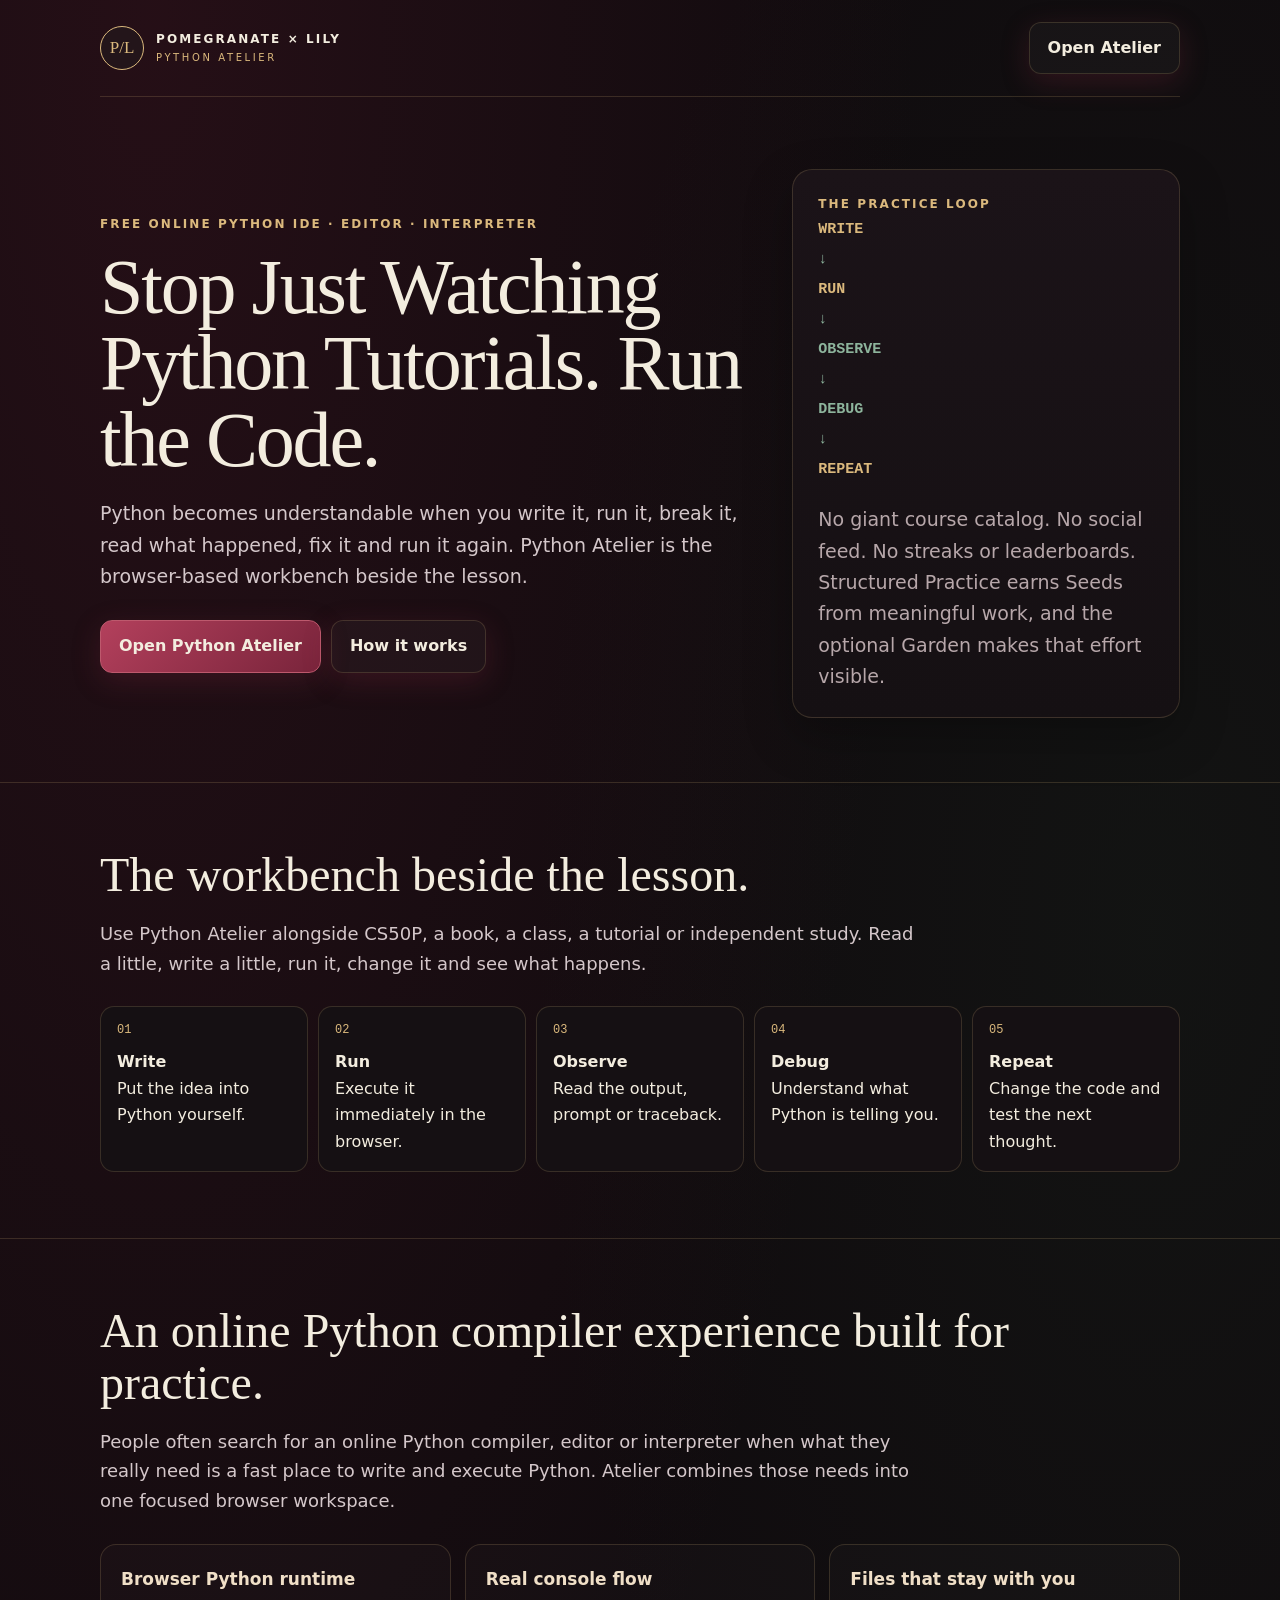
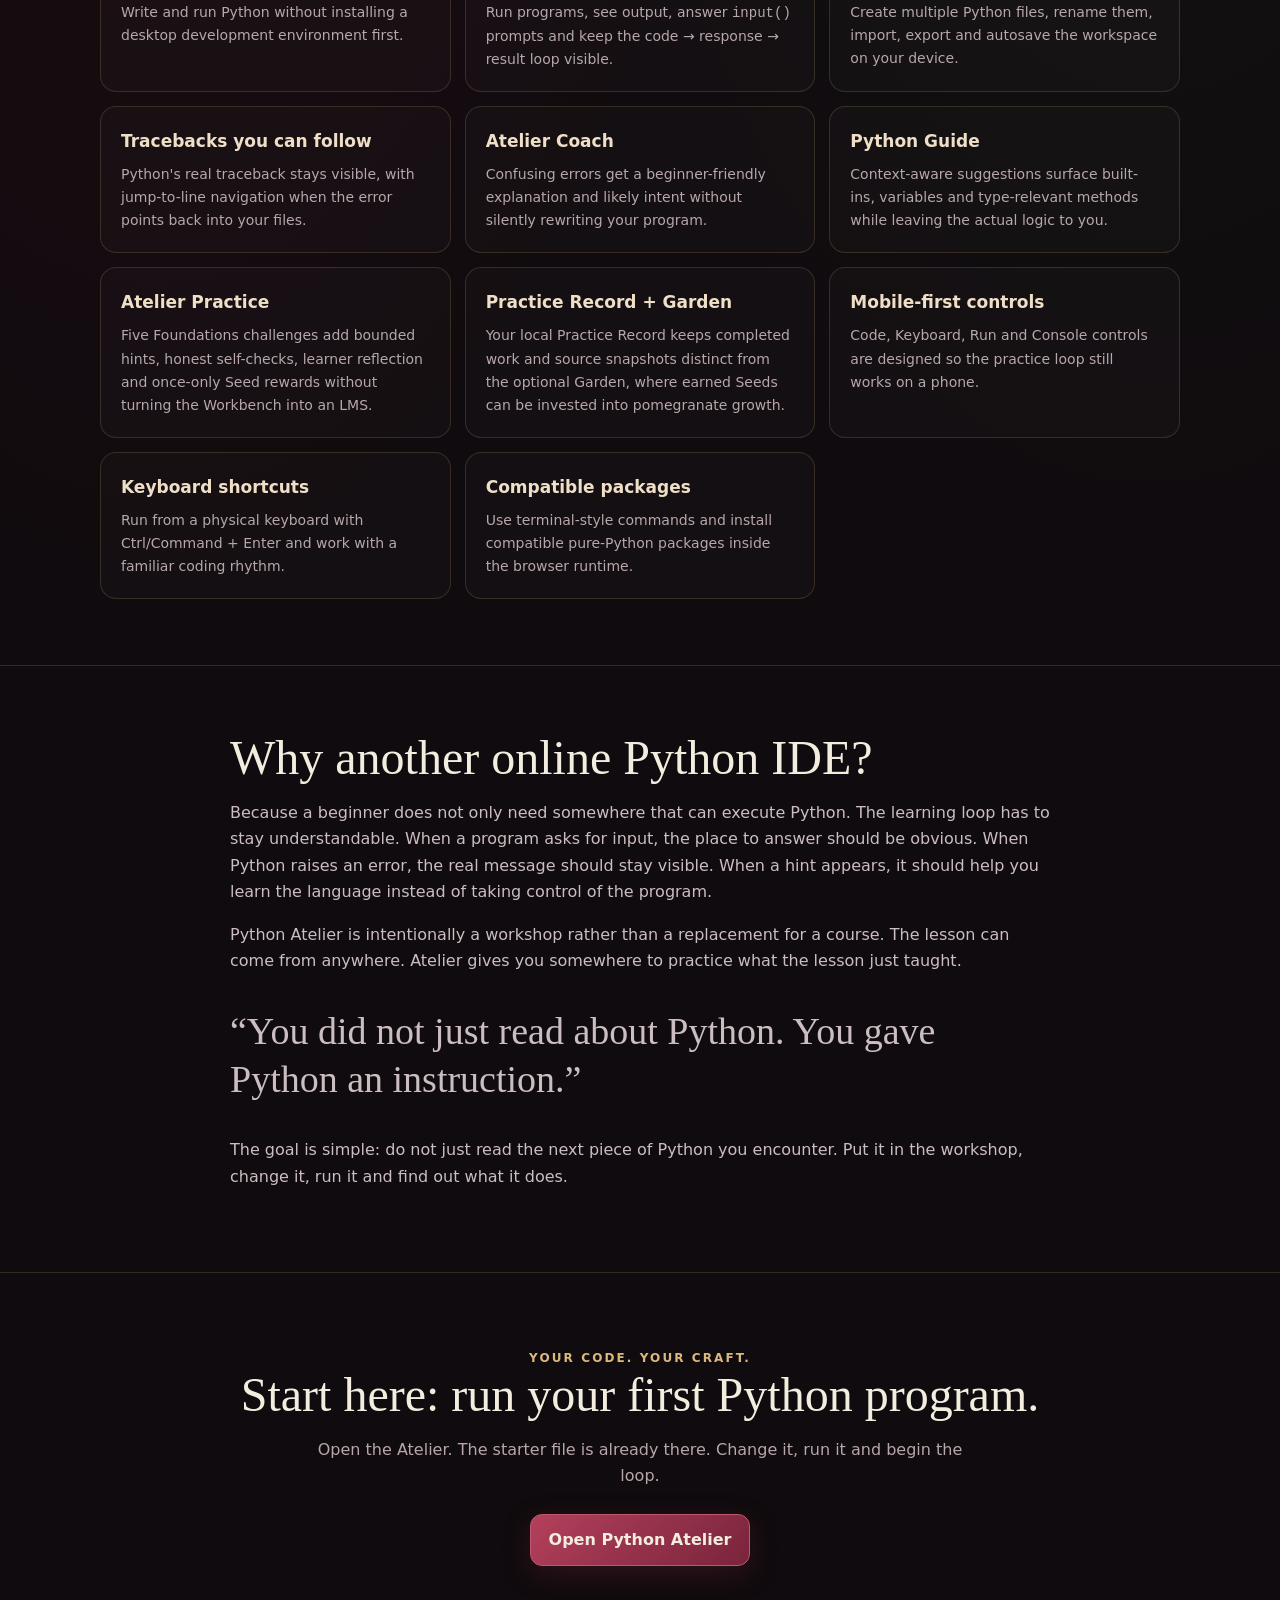
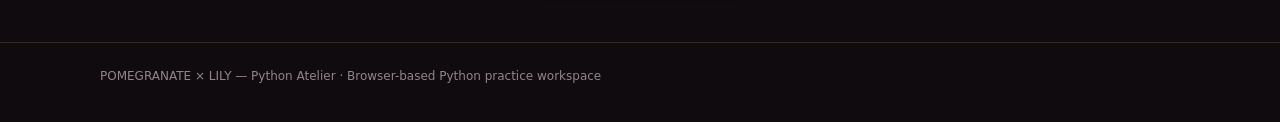
<file: index.html>
<!DOCTYPE html>
<html lang="en">
<head>
<meta charset="utf-8">
<meta name="viewport" content="width=device-width, initial-scale=1">
<meta name="theme-color" content="#160d12">
<meta name="color-scheme" content="dark">
<link rel="manifest" href="./manifest.webmanifest">
<link rel="apple-touch-icon" sizes="180x180" href="./apple-touch-icon.png">
<link rel="icon" type="image/png" sizes="192x192" href="./icon-192.png">
<title>Online Python IDE, Editor & Interpreter — POMEGRANATE × LILY Python Atelier</title>
<meta name="description" content="Write, run, debug and learn Python online with POMEGRANATE × LILY Python Atelier — a free browser-based Python IDE, editor, interpreter and beginner-focused coding workspace.">
<meta name="robots" content="index,follow,max-image-preview:large">
<link rel="canonical" href="https://pomegranatexlily.github.io/Python-Atelier/">
<meta property="og:type" content="website">
<meta property="og:title" content="POMEGRANATE × LILY Python Atelier — Online Python IDE">
<meta property="og:description" content="Stop just watching Python tutorials. Write the code, run it, inspect the result, debug it and run it again.">
<meta property="og:url" content="https://pomegranatexlily.github.io/Python-Atelier/">
<meta name="twitter:card" content="summary">
<meta name="twitter:title" content="POMEGRANATE × LILY Python Atelier">
<meta name="twitter:description" content="A free browser-based Python IDE and practice workspace built around Write → Run → Observe → Debug → Repeat.">
<script type="application/ld+json">
{
  "@context":"https://schema.org",
  "@type":["WebApplication","SoftwareApplication"],
  "name":"POMEGRANATE × LILY — Python Atelier",
  "alternateName":"Online Python IDE & Interpreter",
  "url":"https://pomegranatexlily.github.io/Python-Atelier/",
  "applicationCategory":"DeveloperApplication",
  "applicationSubCategory":"EducationalApplication",
  "operatingSystem":"Any",
  "browserRequirements":"Requires JavaScript and a modern web browser",
  "isAccessibleForFree":true,
  "offers":{"@type":"Offer","price":"0","priceCurrency":"USD"},
  "description":"A free browser-based Python IDE, editor and interpreter for writing, running, debugging and learning Python.",
  "featureList":[
    "Browser-based Python runtime",
    "Syntax-highlighted Python editor",
    "Interactive console and input()",
    "Multiple Python files with local autosave",
    "Tracebacks with jump-to-line navigation",
    "Atelier Coach error explanations",
    "Context-aware Python Guide suggestions",
    "Structured Atelier Practice challenges and self-checks",
    "Local Practice Record, Seeds and optional Atelier Garden",
    "Mobile-first coding controls",
    "Import, export and compatible package installation"
  ]
}
</script>
<style>
:root{color-scheme:dark;--bg:#100b0e;--panel:#181116;--ink:#f3eddf;--mut:#b7a7aa;--gold:#dbb97d;--wine:#922f4a;--leaf:#8db49c;--line:#dbb97d2d;--max:1080px}
*{box-sizing:border-box}html{scroll-behavior:smooth}body{margin:0;background:radial-gradient(ellipse at 12% 0,#651b3040,transparent 48%),radial-gradient(ellipse at 90% 28%,#21452e26,transparent 38%),var(--bg);color:var(--ink);font:16px/1.65 system-ui,-apple-system,"Segoe UI",sans-serif}
a{color:inherit}.wrap{width:min(var(--max),calc(100% - 36px));margin:auto}.top{display:flex;align-items:center;justify-content:space-between;gap:18px;padding:22px 0}.brand{display:flex;align-items:center;gap:12px}.seal{width:44px;height:44px;border:1px solid var(--gold);border-radius:50%;display:grid;place-items:center;background:#23151a;color:var(--gold);font:17px Georgia,serif}.house{font-size:12px;letter-spacing:2.1px;font-weight:700}.product{font-size:10px;letter-spacing:2.6px;text-transform:uppercase;color:var(--gold)}
.btn{display:inline-flex;align-items:center;justify-content:center;text-decoration:none;border:1px solid #bd596d;border-radius:12px;padding:12px 18px;background:linear-gradient(135deg,#b3405c,#79243b);font-weight:750;box-shadow:0 8px 28px #8c2c4440}.btn.alt{background:#ffffff08;border-color:var(--line);font-weight:650}.hero{padding:72px 0 64px;display:grid;grid-template-columns:minmax(0,1.25fr) minmax(280px,.75fr);gap:46px;align-items:center}.eyebrow{color:var(--gold);font-size:12px;letter-spacing:2.1px;text-transform:uppercase;font-weight:700}.hero h1{font:clamp(42px,7vw,78px)/.98 Georgia,"Times New Roman",serif;letter-spacing:-2.2px;margin:14px 0 20px;max-width:900px}.hero p{font-size:19px;color:#d4c7ca;max-width:720px}.actions{display:flex;gap:10px;flex-wrap:wrap;margin-top:28px}.card{border:1px solid var(--line);border-radius:20px;padding:25px;background:linear-gradient(180deg,#1b1318,#151013);box-shadow:0 18px 48px #0004}.cycle{font:700 15px ui-monospace,SFMono-Regular,Consolas,monospace;line-height:2;color:var(--leaf)}.cycle b{color:var(--gold)}
section{padding:66px 0;border-top:1px solid var(--line)}h2{font:clamp(30px,4.5vw,48px)/1.08 Georgia,"Times New Roman",serif;margin:0 0 16px}h3{font-size:17px;margin:0 0 8px;color:#f0dfc7}.lead{font-size:18px;color:#d4c7ca;max-width:820px}.grid{display:grid;grid-template-columns:repeat(3,1fr);gap:14px;margin-top:28px}.feature{border:1px solid var(--line);border-radius:16px;padding:20px;background:#ffffff05}.feature p{margin:0;color:var(--mut);font-size:14px}.steps{counter-reset:s;display:grid;grid-template-columns:repeat(5,1fr);gap:10px;margin-top:28px}.step{counter-increment:s;border:1px solid var(--line);border-radius:14px;padding:16px;background:#151013}.step:before{content:"0" counter(s);display:block;color:var(--gold);font:12px ui-monospace,monospace;margin-bottom:12px}.step strong{display:block}.copy{max-width:820px}.copy p{color:#cbbdc1}.quote{font:clamp(24px,4vw,38px)/1.25 Georgia,serif;color:#eadcc5;margin:34px 0}.cta{text-align:center;padding:76px 20px}.cta p{color:var(--mut);max-width:680px;margin:0 auto 24px}footer{border-top:1px solid var(--line);padding:24px 0 36px;color:#95838b;font-size:12px}
@media(max-width:820px){.hero{grid-template-columns:1fr;padding-top:46px}.grid{grid-template-columns:1fr}.steps{grid-template-columns:1fr 1fr}.hero h1{letter-spacing:-1.4px}.top .btn{padding:9px 12px;font-size:13px}}
@media(max-width:480px){.wrap{width:min(100% - 22px,var(--max))}.house{font-size:10px;letter-spacing:1.35px}.product{font-size:9px}.seal{width:38px;height:38px}.hero{padding:38px 0 48px;gap:24px}.hero p{font-size:17px}.steps{grid-template-columns:1fr}.actions .btn{width:100%}}
</style>
</head>
<body>
<header class="wrap top">
  <div class="brand"><div class="seal" aria-hidden="true">P/L</div><div><div class="house">POMEGRANATE × LILY</div><div class="product">Python Atelier</div></div></div>
  <a class="btn alt" href="./app/">Open Atelier</a>
</header>
<main>
<section class="wrap hero">
  <div>
    <div class="eyebrow">Free Online Python IDE · Editor · Interpreter</div>
    <h1>Stop Just Watching Python Tutorials. Run the Code.</h1>
    <p>Python becomes understandable when you write it, run it, break it, read what happened, fix it and run it again. Python Atelier is the browser-based workbench beside the lesson.</p>
    <div class="actions"><a class="btn" href="./app/">Open Python Atelier</a><a class="btn alt" href="#how">How it works</a></div>
  </div>
  <aside class="card">
    <div class="eyebrow">The practice loop</div>
    <div class="cycle"><b>WRITE</b><br>↓<br><b>RUN</b><br>↓<br>OBSERVE<br>↓<br>DEBUG<br>↓<br><b>REPEAT</b></div>
    <p style="color:var(--mut);margin-bottom:0">No giant course catalog. No social feed. No streaks or leaderboards. Structured Practice earns Seeds from meaningful work, and the optional Garden makes that effort visible.</p>
  </aside>
</section>

<section id="how">
  <div class="wrap">
    <h2>The workbench beside the lesson.</h2>
    <p class="lead">Use Python Atelier alongside CS50P, a book, a class, a tutorial or independent study. Read a little, write a little, run it, change it and see what happens.</p>
    <div class="steps">
      <div class="step"><strong>Write</strong><span>Put the idea into Python yourself.</span></div>
      <div class="step"><strong>Run</strong><span>Execute it immediately in the browser.</span></div>
      <div class="step"><strong>Observe</strong><span>Read the output, prompt or traceback.</span></div>
      <div class="step"><strong>Debug</strong><span>Understand what Python is telling you.</span></div>
      <div class="step"><strong>Repeat</strong><span>Change the code and test the next thought.</span></div>
    </div>
  </div>
</section>

<section>
  <div class="wrap">
    <h2>An online Python compiler experience built for practice.</h2>
    <p class="lead">People often search for an online Python compiler, editor or interpreter when what they really need is a fast place to write and execute Python. Atelier combines those needs into one focused browser workspace.</p>
    <div class="grid">
      <article class="feature"><h3>Browser Python runtime</h3><p>Write and run Python without installing a desktop development environment first.</p></article>
      <article class="feature"><h3>Real console flow</h3><p>Run programs, see output, answer <code>input()</code> prompts and keep the code → response → result loop visible.</p></article>
      <article class="feature"><h3>Files that stay with you</h3><p>Create multiple Python files, rename them, import, export and autosave the workspace on your device.</p></article>
      <article class="feature"><h3>Tracebacks you can follow</h3><p>Python's real traceback stays visible, with jump-to-line navigation when the error points back into your files.</p></article>
      <article class="feature"><h3>Atelier Coach</h3><p>Confusing errors get a beginner-friendly explanation and likely intent without silently rewriting your program.</p></article>
      <article class="feature"><h3>Python Guide</h3><p>Context-aware suggestions surface built-ins, variables and type-relevant methods while leaving the actual logic to you.</p></article>
      <article class="feature"><h3>Atelier Practice</h3><p>Five Foundations challenges add bounded hints, honest self-checks, learner reflection and once-only Seed rewards without turning the Workbench into an LMS.</p></article>
      <article class="feature"><h3>Practice Record + Garden</h3><p>Your local Practice Record keeps completed work and source snapshots distinct from the optional Garden, where earned Seeds can be invested into pomegranate growth.</p></article>
      <article class="feature"><h3>Mobile-first controls</h3><p>Code, Keyboard, Run and Console controls are designed so the practice loop still works on a phone.</p></article>
      <article class="feature"><h3>Keyboard shortcuts</h3><p>Run from a physical keyboard with Ctrl/Command + Enter and work with a familiar coding rhythm.</p></article>
      <article class="feature"><h3>Compatible packages</h3><p>Use terminal-style commands and install compatible pure-Python packages inside the browser runtime.</p></article>
    </div>
  </div>
</section>

<section>
  <div class="wrap copy">
    <h2>Why another online Python IDE?</h2>
    <p>Because a beginner does not only need somewhere that can execute Python. The learning loop has to stay understandable. When a program asks for input, the place to answer should be obvious. When Python raises an error, the real message should stay visible. When a hint appears, it should help you learn the language instead of taking control of the program.</p>
    <p>Python Atelier is intentionally a workshop rather than a replacement for a course. The lesson can come from anywhere. Atelier gives you somewhere to practice what the lesson just taught.</p>
    <p class="quote">“You did not just read about Python. You gave Python an instruction.”</p>
    <p>The goal is simple: do not just read the next piece of Python you encounter. Put it in the workshop, change it, run it and find out what it does.</p>
  </div>
</section>

<section class="cta">
  <div class="wrap">
    <div class="eyebrow">Your code. Your craft.</div>
    <h2>Start here: run your first Python program.</h2>
    <p>Open the Atelier. The starter file is already there. Change it, run it and begin the loop.</p>
    <a class="btn" href="./app/">Open Python Atelier</a>
  </div>
</section>
</main>
<footer><div class="wrap">POMEGRANATE × LILY — Python Atelier · Browser-based Python practice workspace</div></footer>
</body>
</html>
</file>
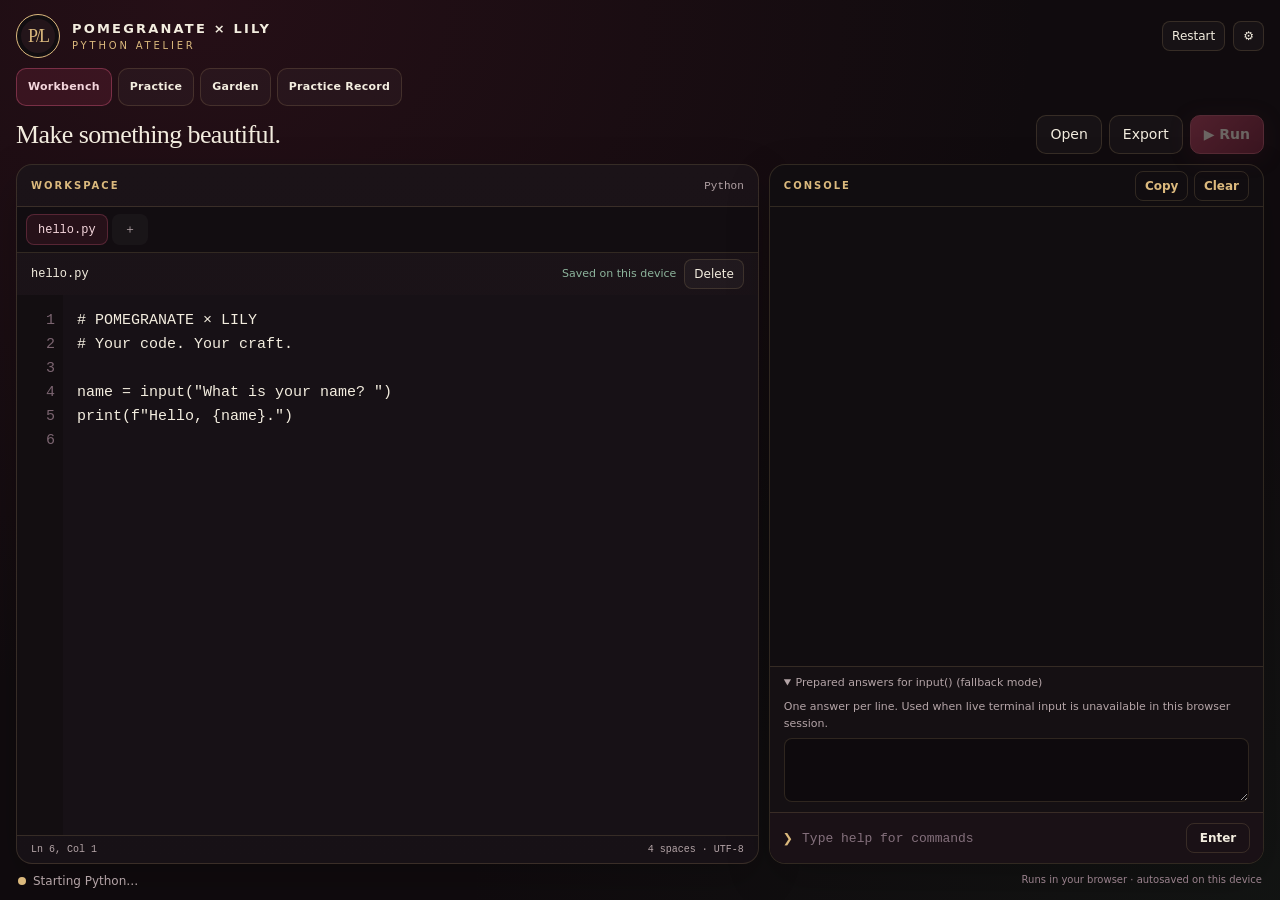
<file: app/index.html>
<!DOCTYPE html>
<html lang="en">
<head>
<meta charset="utf-8">
<meta name="viewport" content="width=device-width, initial-scale=1, viewport-fit=cover, interactive-widget=resizes-content">
<meta name="theme-color" content="#160d12">
<meta name="mobile-web-app-capable" content="yes">
<meta name="apple-mobile-web-app-capable" content="yes">
<meta name="apple-mobile-web-app-status-bar-style" content="black-translucent">
<meta name="apple-mobile-web-app-title" content="Python Atelier">
<meta name="format-detection" content="telephone=no">
<link rel="manifest" href="../manifest.webmanifest">
<link rel="apple-touch-icon" sizes="180x180" href="../apple-touch-icon.png">
<link rel="icon" type="image/png" sizes="192x192" href="../icon-192.png">
<title>POMEGRANATE × LILY — Python Atelier</title>
<meta name="description" content="POMEGRANATE × LILY Python Atelier — a focused browser-based Python workspace for writing, running, debugging and learning Python.">
<meta name="robots" content="noindex,follow">
<link rel="canonical" href="https://pomegranatexlily.github.io/Python-Atelier/">
<meta property="og:type" content="website">
<meta property="og:title" content="Online Python IDE & Interpreter — POMEGRANATE × LILY">
<meta property="og:description" content="Write and run Python online in a browser-based IDE with a real console, mobile coding tools and beginner-friendly Atelier Coach guidance.">
<meta property="og:url" content="https://pomegranatexlily.github.io/Python-Atelier/">
<meta name="twitter:card" content="summary">
<meta name="twitter:title" content="Online Python IDE & Interpreter — POMEGRANATE × LILY">
<meta name="twitter:description" content="A free online Python editor and interpreter with a browser runtime, console and Atelier Coach guidance.">
<script src="../coi-serviceworker.js"></script>
<style>
:root{color-scheme:dark;--bg:#100b0e;--ink:#f3eddf;--mut:#b4a4a7;--gold:#dbb97d;--wine:#922f4a;--leaf:#8db49c;--line:#dbb97d29;--mono:ui-monospace,SFMono-Regular,Consolas,"Liberation Mono",monospace;--sans:system-ui,-apple-system,"Segoe UI",sans-serif;--berry:var(--wine);--fs:15px;--vh:100dvh}
*{box-sizing:border-box}[hidden]{display:none!important}
html,body{margin:0;height:100%;background:var(--bg);color:var(--ink);font:14px/1.5 system-ui,-apple-system,"Segoe UI",sans-serif;overflow:hidden}
button,input,textarea,summary{font:inherit;color:inherit}
button{cursor:pointer;border:1px solid var(--line);background:#ffffff08;border-radius:10px;padding:8px 13px;transition:background .18s,border-color .18s,transform .18s;touch-action:manipulation}
button:hover:not(:disabled){background:#dbb97d1a;border-color:#dbb97d70}button:active:not(:disabled){transform:translateY(1px)}
button:disabled{opacity:.4;cursor:not-allowed}
:focus-visible{outline:2px solid var(--gold);outline-offset:2px}
.primary{background:linear-gradient(135deg,#b3405c,#79243b);border-color:#bd596d;font-weight:650;box-shadow:0 4px 20px #8c2c4440}
.danger{color:#f5a8b7}.tiny{font-size:12px;padding:5px 9px;border-radius:8px}.quiet{background:transparent}
.app{height:var(--vh);display:flex;flex-direction:column;padding:env(safe-area-inset-top) max(16px,env(safe-area-inset-right)) env(safe-area-inset-bottom) max(16px,env(safe-area-inset-left));background:radial-gradient(ellipse at 15% 0,#651b3040,transparent 55%),radial-gradient(ellipse at 100% 100%,#21452e2a,transparent 45%)}
.top{display:flex;align-items:center;justify-content:space-between;gap:12px;padding:14px 0 10px;flex-shrink:0}
.brand{display:flex;align-items:center;gap:12px;min-width:0}
.seal{width:44px;height:44px;flex-shrink:0;border-radius:50%;border:1px solid var(--gold);padding:0;overflow:hidden;background:#23151a;color:var(--gold);font:18px Georgia,serif;letter-spacing:-2px;box-shadow:inset 0 0 0 4px #110d10}
.seal img{width:100%;height:100%;object-fit:contain;display:block}
.bn{font-weight:600;font-size:13px;letter-spacing:2.2px}.sub{font-size:10px;letter-spacing:2.8px;text-transform:uppercase;color:var(--gold)}
.right{display:flex;align-items:center;gap:8px}
.eng{display:flex;gap:7px;align-items:center;font-size:12px;color:var(--mut);white-space:nowrap}
.dot{width:8px;height:8px;border-radius:50%;background:var(--gold)}
[data-s=ready] .dot{background:var(--leaf)}[data-s=error] .dot{background:#fa8b9f}[data-s=stopped] .dot{background:#8c7a80}[data-s=input] .dot{background:var(--leaf);box-shadow:0 0 0 4px #8db49c30}
[data-s=loading] .dot,[data-s=running] .dot,[data-s=stopping] .dot{animation:pulse 1.2s ease-in-out infinite}
@keyframes pulse{50%{opacity:.35}}
.bar{display:flex;align-items:center;justify-content:space-between;gap:12px;margin-bottom:10px;flex-shrink:0}
h1{margin:0;font:26px/1.2 Georgia,"Times New Roman",serif;letter-spacing:-.6px}
.tools{display:flex;gap:7px}
.views{display:none;gap:6px;margin-bottom:8px}.views button{flex:1}.views [aria-pressed=true]{background:#922f4a38;border-color:#b94b6c80}
.keybar{display:none;align-items:center;gap:6px;overflow-x:auto;overscroll-behavior-x:contain;padding:6px 8px;border-top:1px solid var(--line);background:#120d11;scrollbar-width:none}
.keybar::-webkit-scrollbar{display:none}.keybar button{flex:0 0 auto;min-width:40px;min-height:36px;padding:5px 9px;border-radius:8px;font:14px var(--mono);background:#ffffff08}
.ws{flex:1;min-height:0;display:grid;grid-template-columns:minmax(0,3fr) minmax(280px,2fr);gap:10px}
.panel{min-height:0;min-width:0;display:flex;flex-direction:column;border:1px solid var(--line);border-radius:16px;overflow:hidden;background:linear-gradient(180deg,#1b1318,#171116);box-shadow:0 16px 45px #0003}
.ph{display:flex;align-items:center;justify-content:space-between;gap:8px;height:42px;flex-shrink:0;padding:0 14px;border-bottom:1px solid var(--line);font-size:10px;letter-spacing:2px;color:var(--gold);font-weight:650}
.ph span.i{font:11px var(--mono);letter-spacing:0;color:var(--mut);font-weight:400}
.kbdopen{display:none;font-size:11px;letter-spacing:0;padding:5px 9px;min-height:30px}
.tabs{display:flex;gap:4px;padding:7px 9px;overflow:auto;flex-shrink:0;border-bottom:1px solid var(--line);background:#120d11}
.tab{white-space:nowrap;border-color:transparent;color:var(--mut);font:12px var(--mono);padding:6px 11px;border-radius:8px}
.tab[aria-selected=true]{background:#922f4a28;border-color:#b94b6c55;color:#f4d6dc}
.fm{display:flex;align-items:center;gap:8px;padding:6px 14px;flex-shrink:0}
.fm input{flex:1;min-width:0;border:0;background:transparent;font:12px var(--mono);padding:4px 0}
.saved{font-size:11px;color:var(--leaf);white-space:nowrap}.saved.warn{color:#ffc27a}
.es{flex:1;min-height:0;position:relative;display:flex;background:#171116}
.gut{width:46px;flex-shrink:0;margin:0;padding:14px 8px 14px 0;text-align:right;overflow:hidden;background:#130e11;color:#7b6470;font:var(--fs)/1.6 var(--mono);user-select:none}
#src{flex:1;min-width:0;resize:none;border:0;outline:0;padding:14px;margin:0;background:#171116;font:var(--fs)/1.6 var(--mono);tab-size:4;white-space:pre;overflow:auto}
.CodeMirror{height:100%;width:100%;font:var(--fs)/1.6 var(--mono);color:var(--ink);background:#171116;position:relative;overflow:hidden;direction:ltr}
.CodeMirror-scroll{overflow:scroll!important;margin-bottom:-50px;margin-right:-50px;padding-bottom:50px;height:100%;outline:0;position:relative}
.CodeMirror-sizer{position:relative;border-right:50px solid transparent}
.CodeMirror-vscrollbar,.CodeMirror-hscrollbar,.CodeMirror-scrollbar-filler,.CodeMirror-gutter-filler{position:absolute;z-index:6;display:none}
.CodeMirror-gutters{position:absolute;left:0;top:0;min-height:100%;z-index:3;background:#130e11;border-right:1px solid #dbb97d12}
.CodeMirror-gutter{white-space:normal;height:100%;display:inline-block;vertical-align:top;margin-bottom:-50px}
.CodeMirror-gutter-wrapper{position:absolute;z-index:4;background:0 0!important;border:0!important}
.CodeMirror-gutter-elt{position:absolute;cursor:default;z-index:4}
.CodeMirror-linenumber{padding:0 10px 0 7px;min-width:28px;text-align:right;color:#7b6470;white-space:nowrap}
.CodeMirror-lines{padding:14px 0;cursor:text;min-height:1px}
.CodeMirror pre.CodeMirror-line{padding:0 14px;margin:0;border:0;background:0 0;font:inherit;white-space:pre;word-wrap:normal;color:inherit;position:relative;z-index:2;overflow:visible}
.CodeMirror-wrap pre.CodeMirror-line{white-space:pre-wrap;word-break:normal}
.CodeMirror-scroll,.CodeMirror-sizer,.CodeMirror-gutter,.CodeMirror-gutters,.CodeMirror-linenumber{box-sizing:content-box}
.CodeMirror-code{outline:0}.CodeMirror-code>div{position:relative}
.CodeMirror-measure{position:absolute;width:100%;height:0;overflow:hidden;visibility:hidden}.CodeMirror-measure pre{position:static}
div.CodeMirror-cursors{visibility:hidden;position:relative;z-index:3}.CodeMirror-focused div.CodeMirror-cursors{visibility:visible}
.CodeMirror-cursor{position:absolute;pointer-events:none;border-left:2px solid var(--gold);width:0}
.CodeMirror-selected{background:#8e3c5c50}.CodeMirror-matchingbracket{color:var(--gold)!important;background:#dbb97d1c}
.CodeMirror-linebackground{position:absolute;inset:0;z-index:0}.cm-err{background:#d9446a30}
.cm-keyword{color:#ef93b0}.cm-atom,.cm-number{color:#deb980}.cm-def{color:#f1d6b3}.cm-variable{color:#eee4db}.cm-variable-2,.cm-property{color:#b5c9d8}.cm-variable-3{color:#c6b2df}.cm-operator{color:#d6bac7}.cm-comment{color:#a08492;font-style:italic}.cm-string,.cm-string-2{color:#a5c9a6}.cm-meta,.cm-builtin{color:#dfc1a2}.cm-error{color:#ff9aae}
.foot{height:28px;display:flex;align-items:center;justify-content:space-between;padding:0 14px;border-top:1px solid var(--line);font:10px var(--mono);color:var(--mut);flex-shrink:0}
.con{background:#110d10}
#out{flex:1;min-height:80px;margin:0;padding:14px;overflow:auto;overscroll-behavior:contain;font:13px/1.7 var(--mono);white-space:pre-wrap;overflow-wrap:anywhere;tab-size:4}
#out .info{color:#a996a0}#out .cmd{color:var(--gold)}#out .err{color:#f4a4b5}#out .ok{color:var(--leaf)}#out .in{color:var(--gold);font-weight:600}
#out button.jump{display:block;margin:6px 0;font:12px var(--mono);color:var(--gold)}
.coach{display:none;border-top:1px solid #dbb97d35;background:linear-gradient(180deg,#21171d,#171116);padding:11px 13px}
.coach.show{display:block}
.coachhead{display:flex;align-items:center;justify-content:space-between;gap:8px;margin-bottom:6px}
.coachhead strong{font-size:11px;letter-spacing:1.4px;color:var(--gold)}
.coachbadge{font:10px var(--mono);color:var(--mut)}
.coach p{margin:4px 0;color:#d8cbd1;font-size:12px;line-height:1.45}
.coach code{display:block;margin:8px 0;padding:8px 9px;border:1px solid var(--line);border-radius:8px;background:#0e0a0d;color:#f1e7df;font:12px/1.45 var(--mono);white-space:pre-wrap;overflow-wrap:anywhere}
.coachactions{display:flex;gap:7px;flex-wrap:wrap;margin-top:8px}
.coachactions button{font-size:11px;padding:6px 9px}
.suggest{position:absolute;left:54px;right:10px;bottom:10px;z-index:12;display:none;max-height:min(210px,42vh);overflow:auto;border:1px solid #dbb97d55;border-radius:12px;background:#171116f5;box-shadow:0 12px 34px #0009;backdrop-filter:blur(10px)}
.suggest.show{display:block}.suggesthead{position:sticky;top:0;display:flex;justify-content:space-between;gap:10px;padding:7px 10px;border-bottom:1px solid var(--line);background:#1e151bf2;font-size:9px;letter-spacing:1.2px;color:var(--gold)}
.suggesthead span{letter-spacing:0;color:var(--mut);font:10px var(--mono);overflow:hidden;text-overflow:ellipsis;white-space:nowrap}.sugitem{width:100%;display:flex;align-items:flex-start;gap:9px;text-align:left;border:0;border-radius:0;border-bottom:1px solid #dbb97d14;padding:8px 10px;background:transparent}
.sugitem:last-child{border-bottom:0}.sugitem code{flex:0 0 auto;color:#f1d6b3;font:12px var(--mono)}.sugitem span{min-width:0;color:var(--mut);font-size:11px;line-height:1.35}
@media(max-width:800px){.suggest{left:10px;right:10px;bottom:8px}}
details{border-top:1px solid var(--line);background:#151013}summary{cursor:pointer;color:var(--mut);padding:8px 14px;font-size:11px}
details p{margin:0 14px 6px;color:var(--mut);font-size:11px}
details textarea{display:block;width:calc(100% - 28px);height:64px;margin:0 14px 10px;resize:vertical;background:#0e0a0d;border:1px solid var(--line);border-radius:8px;padding:8px;font:12px/1.5 var(--mono)}
.inputhint{display:none;padding:8px 13px 0;border-top:1px solid var(--line);background:#1d1a14;color:var(--leaf);font:700 11px var(--sans);letter-spacing:.2px}
.inputhint.show{display:block}
.cmdrow{display:flex;align-items:center;gap:9px;padding:10px 13px;border-top:1px solid var(--line);background:#1a1116;flex-shrink:0}
.cmdrow[data-m=input]{background:#1d1a14;box-shadow:inset 0 2px 0 var(--leaf)}
.pr{color:var(--gold);font:17px var(--mono)}
.cmdrow[data-m=input] .pr{font:700 10px var(--sans);letter-spacing:.8px;color:var(--leaf)}
.cmdrow input{flex:1;min-width:0;padding:6px 0;background:transparent;border:0;outline:0;font:13px var(--mono)}
.cmdrow input::placeholder{color:#84707c}
.cmdrow[data-m=input] input::placeholder{color:#bcaab3}
#sendb{min-width:64px;font-weight:700}
.cmdrow[data-m=input] #sendb{background:var(--berry);border-color:#d96586;color:#fff}
.bot{display:flex;justify-content:space-between;padding:8px 2px 10px;color:#99818c;font-size:10px;flex-shrink:0}
.toast{position:fixed;bottom:calc(24px + env(safe-area-inset-bottom));left:50%;transform:translate(-50%,12px);opacity:0;pointer-events:none;background:#30212a;border:1px solid var(--line);border-radius:12px;padding:10px 18px;z-index:30;font-size:13px;transition:opacity .2s,transform .2s;max-width:90vw}
.toast.show{opacity:1;transform:translate(-50%,0)}
dialog{background:#21171d;color:var(--ink);border:1px solid #dbb97d40;border-radius:18px;width:min(440px,calc(100% - 32px));padding:22px}
dialog::backdrop{background:#080508c0}dialog h2{font:22px Georgia,serif;margin:0 0 12px}dialog p,dialog li{color:var(--mut);font-size:13px}
.row{display:flex;gap:8px;justify-content:space-between;align-items:center;padding:10px 0;border-bottom:1px solid var(--line);font-size:13px}
.vh{position:absolute;width:1px;height:1px;overflow:hidden;clip:rect(0,0,0,0)}
*{scrollbar-width:thin;scrollbar-color:#68415088 transparent}
@media(max-width:800px){
 .app{padding-left:8px;padding-right:8px;height:var(--vh)}
 h1,.bn+.sub,.bot > span + span{display:none}
 .bn{font-size:11px;letter-spacing:1.4px}
 .top{padding:7px 2px 6px}
 .seal{width:38px;height:38px}
 .right{gap:6px}
 .bot .eng{font-size:11px;max-width:180px;overflow:hidden;text-overflow:ellipsis}
 .kbdopen{display:inline-flex;align-items:center;gap:5px}
 .bar{margin-bottom:7px;padding:0 2px}
 .bar .tools{width:100%;justify-content:flex-end}
 .bar .tools #run,.bar .tools #stop,#openb{display:none}
 .tools button{padding:8px 10px;min-height:40px}
 .ws{order:2;grid-template-columns:1fr;gap:0}
 .panel{border-radius:12px}
 .views{order:3;display:grid;grid-template-columns:.9fr .9fr minmax(92px,1.05fr) 1fr;gap:6px;margin:8px 0 0;padding:6px;border:1px solid var(--line);border-radius:15px;background:#130e12;box-shadow:0 -8px 28px #0003}
 .views button{min-height:44px;padding:8px 10px;font-weight:650}
 .views #mrun{box-shadow:none}
 .ws[data-v=code] .con,.ws[data-v=console] .ed{display:none}
 .cmdrow{padding:9px 10px}.cmdrow input,#src{font-size:16px}
 .fm{padding:5px 10px}.saved{max-width:42%;overflow:hidden;text-overflow:ellipsis}
 .ph{height:38px;padding:0 10px}.tabs{padding:6px 7px}.foot{padding:0 10px}
 .bot{order:4;padding:6px 2px 3px}
 body.coding .top,body.coding .bar,body.coding .bot,body.coding .views{display:none}
 body.coding .ed .ph,body.coding .ed .tabs,body.coding .ed .fm,body.coding .ed .foot,body.coding .ed .keybar{display:none}
 body.coding .app{padding:env(safe-area-inset-top) 0 0;height:var(--vh);overscroll-behavior:none}
 body.coding .ws{order:1;display:block;height:100%;min-height:0}
 body.coding .panel{height:100%;border:0;border-radius:0;box-shadow:none}
 body.coding .ed{height:100%;min-height:0}
 body.coding .ed .es{height:100%;min-height:0;flex:1}
 body.coding .CodeMirror,body.coding #src{height:100%!important}
 body.coding .CodeMirror-lines{padding-top:10px;padding-bottom:14px}
 body.coding .CodeMirror pre.CodeMirror-line{padding-left:10px;padding-right:10px}
 body.coding .CodeMirror-linenumber{padding-left:4px;padding-right:8px}
}
body.coding .top,body.coding .bar,body.coding .bot,body.coding .views{display:none!important}
body.coding .ed .ph,body.coding .ed .tabs,body.coding .ed .fm,body.coding .ed .foot,body.coding .ed .keybar{display:none!important}
body.coding .app{padding:env(safe-area-inset-top) 0 0!important;height:var(--vh);overscroll-behavior:none}
body.coding .ws{order:1!important;display:block!important;height:100%;min-height:0}
body.coding .panel{height:100%;border:0;border-radius:0;box-shadow:none}
body.coding .ed{display:flex!important;height:100%;min-height:0}
body.coding .ed .es{height:100%;min-height:0;flex:1}
body.coding .CodeMirror,body.coding #src{height:100%!important}
@media(prefers-reduced-motion:reduce){*{animation:none!important;transition:none!important}}
</style>
<link rel="stylesheet" href="./learning.css">
</head>
<body>
<div class="app">
<header class="top">
 <div class="brand"><button class="seal" id="sealb" aria-label="Upload your brand seal" title="Upload your Pomegranate × Lily seal"><span>P/L</span></button>
 <div><div class="bn">POMEGRANATE × LILY</div><div class="sub">Python atelier</div></div></div>
 <div class="right"><button class="tiny" id="restart" title="Restart Python: clears variables, runtime files and pip packages; editor files are kept">Restart</button><button class="tiny" id="sett" aria-label="Settings">⚙</button></div>
</header>
<nav class="productnav" aria-label="Python Atelier sections">
 <button type="button" data-product-view="workbench" aria-current="page">Workbench</button>
 <button type="button" data-product-view="practice" aria-current="false">Practice</button>
 <button type="button" data-product-view="garden" aria-current="false">Garden</button>
 <button type="button" data-product-view="record" aria-current="false">Practice Record</button>
</nav>
<div class="bar"><h1>Make something beautiful.</h1>
 <div class="tools"><button id="openb" title="Import text files">Open</button><button id="exp" title="Download current file">Export</button><button id="run" class="primary" disabled title="Run (Ctrl/⌘ + Enter)">▶ Run</button><button id="stop" class="danger" hidden title="Stop (Ctrl+C in the console)">■ Stop</button></div></div>
<div class="views" role="group" aria-label="Mobile workspace controls"><button id="vcode" aria-pressed="true">Code</button><button id="kbdopen" aria-label="Show coding keyboard">⌨ Keyboard</button><button id="mrun" class="primary" disabled>▶ Run</button><button id="vcon" aria-pressed="false">Console</button></div>
<main class="ws" id="ws" data-v="code">
 <section class="panel ed" aria-label="Code editor">
  <div class="ph"><span>WORKSPACE</span><span class="i" id="etype">Python</span></div>
  <div class="tabs" id="tabs" role="tablist" aria-label="Files"></div>
  <div class="fm"><label class="vh" for="fname">Filename (Enter to rename)</label><input id="fname" spellcheck="false" autocomplete="off" autocapitalize="off"><span class="saved" id="saved" role="status">Saved on this device</span><button class="tiny" id="del" aria-label="Delete this file">Delete</button></div>
  <div class="es" id="es"><pre class="gut" id="gut" aria-hidden="true">1</pre><textarea id="src" aria-label="Source code" wrap="off" spellcheck="false" autocomplete="off" autocorrect="off" autocapitalize="off"></textarea>
   <div class="suggest" id="suggest" role="listbox" aria-label="Python suggestions"><div class="suggesthead"><strong>PYTHON GUIDE</strong><span id="suggestwhy">Context suggestions</span></div><div id="suggestlist"></div></div>
  </div>
  <div class="keybar" id="keybar" aria-label="Python coding keys">
   <button type="button" data-key="    ">Tab</button><button type="button" data-key="(">(</button><button type="button" data-key=")">)</button>
   <button type="button" data-key=":">:</button><button type="button" data-key="&quot;">"</button><button type="button" data-key="'">'</button>
   <button type="button" data-key="[">[</button><button type="button" data-key="]">]</button><button type="button" data-key="{">{</button>
   <button type="button" data-key="}">}</button><button type="button" data-key="#">#</button><button type="button" data-key="_">_</button>
  </div>
  <div class="foot"><span id="cur">Ln 1, Col 1</span><span id="einfo">4 spaces · UTF-8</span></div>
 </section>
 <section class="panel con" aria-label="Python console">
  <div class="ph"><span>CONSOLE</span><span><span class="i" id="rt"></span> <button class="tiny quiet" id="copy">Copy</button> <button class="tiny quiet" id="clear">Clear</button></span></div>
  <pre id="out" tabindex="0" role="log" aria-label="Console output"></pre>
  <section class="coach" id="coach" aria-live="polite" aria-label="Atelier Coach">
   <div class="coachhead"><strong>ATELIER COACH</strong><span class="coachbadge" id="coachbadge">Likely explanation</span></div>
   <p id="coachmsg"></p>
   <code id="coachcode" hidden></code>
   <div class="coachactions"><button type="button" class="tiny quiet" id="coachline" hidden>Show line</button><button type="button" class="tiny" id="coachapply" hidden>Apply likely fix</button><button type="button" class="tiny quiet" id="coachclose">Dismiss</button></div>
  </section>
  <details id="prep" hidden><summary>Prepared answers for input() (fallback mode)</summary><p>One answer per line. Used when live terminal input is unavailable in this browser session.</p><textarea id="prept" aria-label="Prepared input lines" spellcheck="false"></textarea></details>
  <div class="inputhint" id="inputhint" role="status">Python is waiting for your answer ↓</div>
  <form class="cmdrow" id="cf" data-m="cmd"><span class="pr" id="pr" aria-hidden="true">❯</span><label class="vh" for="ci" id="cil">Console command</label><input id="ci" enterkeyhint="send" autocomplete="off" autocorrect="off" autocapitalize="off" spellcheck="false" placeholder="Type help for commands"><button type="submit" class="tiny quiet" id="sendb" aria-label="Enter command">Enter</button></form>
 </section>
</main>
<section class="learning-screen" id="practiceView" hidden aria-label="Atelier Practice"><div id="practiceRoot"></div></section>
<section class="learning-screen" id="gardenView" hidden aria-label="Atelier Garden"><div id="gardenRoot"></div></section>
<section class="learning-screen" id="recordView" hidden aria-label="Practice Record"><div id="recordRoot"></div></section>
<footer class="bot"><span class="eng" id="eng" data-s="loading" role="status" aria-live="polite"><span class="dot" aria-hidden="true"></span><span id="engl">Starting Python…</span></span><span>Runs in your browser · autosaved on this device</span></footer>
</div>
<div class="toast" id="toast" role="status"></div>
<input type="file" id="filef" multiple accept=".py,.txt,.json,.csv,.md,.yaml,.yml,.toml,.ini" hidden>
<input type="file" id="sealf" accept="image/png,image/jpeg,image/webp,image/gif" hidden>
<dialog id="sd"><h2>Your atelier.</h2>
 <div class="row"><span>Font size</span><span><button class="tiny" id="fd" aria-label="Smaller">−</button> <span id="fv">15px</span> <button class="tiny" id="fu" aria-label="Larger">＋</button></span></div>
 <div class="row"><span>Clear console on each run</span><input type="checkbox" id="clr" aria-label="Clear console on each run"></div>
 <div class="row"><span>Coach suggestions</span><input type="checkbox" id="sgt" aria-label="Show context-aware Python suggestions"></div>
 <div class="row"><span>Brand seal</span><span><button class="tiny" id="su">Upload</button> <button class="tiny" id="sr">Remove</button></span></div>
 <h2 style="margin-top:18px">Help</h2>
 <ul><li><b>Live input():</b> on GitHub Pages, <code>coi-serviceworker.js</code> enables the browser isolation required for terminal input. The first visit may reload once automatically. If isolation is unavailable (for example, in some private-browsing modes), the Prepared answers fallback appears instead.</li>
 <li><b>Stop:</b> normally interrupts the running program and keeps Python state. If the browser cannot provide cross-origin isolation, Stop safely restarts Python instead.</li>
 <li><b>Reset on restart:</b> variables, files your programs create, and pip packages are cleared. Editor files are never touched.</li></ul>
 <div style="text-align:right;margin-top:14px"><button id="sdc">Done</button></div></dialog>
<script type="text/plain" id="wsrc">
let py,runFile,checkCase,sourceSig,ctl,data,intr,interactive=false,queue=[],seg=[],n=0,cap=0,last=0,cancelled=false,runId=0,busy=false;
const dec=new TextDecoder(),LIM=300000;
const post=(t,o={})=>postMessage({type:t,runId,...o});
function flush(){if(seg.length){post('out',{seg});seg=[];n=0}last=performance.now()}
function out(t,k){if(!t)return;if(cap>=LIM){if(cap===LIM){flush();post('out',{seg:[{t:'\n[Output limit reached; the rest of this run is not shown.]\n',k:'info'}]});cap++}return}
 t=t.slice(0,LIM-cap);cap+=t.length;const l=seg[seg.length-1];if(l&&l.k===k)l.t+=t;else seg.push({t,k});n+=t.length;if(n>4000||performance.now()-last>60)flush()}
onmessage=async({data:m})=>{
 if(m.type==='init'){try{
  if(m.ctl){ctl=new Int32Array(m.ctl);data=new Uint8Array(m.data);intr=new Int32Array(m.intr);interactive=true}
  const {loadPyodide}=await import(m.cdn+'pyodide.mjs');py=await loadPyodide({indexURL:m.cdn});
  py.FS.mkdirTree('/workspace');py.FS.chdir('/workspace');if(intr)py.setInterruptBuffer(intr);
  py.registerJsModule('pl_bridge',{write:(k,t)=>out(t,k),interactive:()=>interactive,cancelled:()=>cancelled,
   read_line(){flush();
    if(!interactive){if(queue.length){const l=queue.shift();out(l+'\n','in');return l}return null}
    Atomics.store(ctl,0,1);post('need-input');
    while(Atomics.load(ctl,0)===1)Atomics.wait(ctl,0,1);
    const s=Atomics.load(ctl,0),len=Atomics.load(ctl,1);Atomics.store(ctl,0,0);
    if(s===3){cancelled=true;return null}if(len<0)return null;
    const c=new Uint8Array(len);c.set(data.subarray(0,len));return dec.decode(c)}});
  py.runPython(m.py);runFile=py.globals.get('run_file');checkCase=py.globals.get('check_case');sourceSig=py.globals.get('source_signature');
  postMessage({type:'ready',runId:0,v:py.runPython('import sys\nsys.version.split()[0]')});
 }catch(e){postMessage({type:'fatal',runId:0,message:String(e&&e.message||e)})}return}
 if(!py||busy)return;busy=true;runId=m.runId;cancelled=false;cap=0;queue=m.queue||[];const t0=performance.now();let st='ok';
 try{
  if(m.type==='check'){
   let signature=null;try{signature=sourceSig(m.source);if(signature!=null)signature=String(signature)}catch{}
   post('check-signature',{signature});
   const results=[];
   for(let i=0;i<m.tests.length;i++){
    post('check-case-start',{index:i});
    let result;
    try{result=JSON.parse(String(checkCase(m.source,JSON.stringify(m.tests[i].inputs||[]))))}
    catch(e){result={ran:false,stdout:'',stderr:'',errorType:'SelfCheckError',error:String(e&&e.message||e)}}
    results.push(result);post('check-case-result',{index:i,result});
   }
   busy=false;post('check-done',{results});return
  }
  for(const f of m.removed)try{py.FS.unlink('/workspace/'+f)}catch{}
  for(const k in m.files)py.FS.writeFile('/workspace/'+k,m.files[k]);
  if(m.type==='run'){
   post('progress',{label:'Loading packages…'});
   try{await py.loadPackagesFromImports(m.imports)}catch(e){out('Package load problem: '+e.message+'\n','err')}
   post('progress',{label:'Running Python'});st=runFile(m.file,JSON.stringify(m.args));
  }else if(m.op==='ls'){
   const rows=py.FS.readdir('/workspace').filter(f=>f!=='.'&&f!=='..').sort().map(f=>{const s=py.FS.stat('/workspace/'+f);return (py.FS.isDir(s.mode)?f+'/':f)+'  '+s.size+' B'+(m.names.includes(f)?'':'  (runtime only)')});
   out((rows.join('\n')||'(empty)')+'\n','out');
  }else if(m.op==='cat'){
   if(/[\/\\]/.test(m.arg))throw Error('Use a plain filename.');
   const t=py.FS.readFile('/workspace/'+m.arg,{encoding:'utf8'});out(t.slice(0,100000)+(t.endsWith('\n')?'':'\n'),'out');
  }else if(m.op==='pip'){
   post('progress',{label:'Installing packages…'});py.globals.set('_pk',m.args.join(' '));
   await py.loadPackage('micropip');await py.runPythonAsync('import micropip\nawait micropip.install(_pk.split())');out('Installed: '+m.args.join(' ')+' (cleared when Python restarts)\n','ok');
  }
 }catch(e){if(m.type==='check'){busy=false;post('check-done',{fatal:String(e&&e.message||e)});return}out(String(e&&e.message||e)+'\n','err');st='error'}
 flush();busy=false;post('done',{st,ms:performance.now()-t0});
};
</script>
<script type="text/plain" id="psrc">
import sys, io, builtins, traceback, importlib, linecache, types, os, json, atexit
import pl_bridge as B
sys.dont_write_bytecode = True
class _W(io.RawIOBase):
    def __init__(s, k): s.k = k
    def writable(s): return True
    def write(s, b):
        B.write(s.k, bytes(b).decode('utf-8', 'replace')); return len(b)
class _In(io.TextIOBase):
    def readable(s): return True
    def readline(s, size=-1):
        l = B.read_line()
        return '' if l is None else l + '\n'
OUT = io.TextIOWrapper(_W('out'), encoding='utf-8', errors='backslashreplace', write_through=True)
ERR = io.TextIOWrapper(_W('err'), encoding='utf-8', errors='backslashreplace', write_through=True)
IN = _In()
def _input(prompt=''):
    if prompt != '': sys.stdout.write(str(prompt))
    sys.stdout.flush()
    l = B.read_line()
    if l is None:
        if B.cancelled(): raise KeyboardInterrupt
        raise EOFError('EOF when reading a line' if B.interactive() else
            'input() needs an answer but no prepared answers are left (add lines under "Prepared answers").')
    return l
def run_file(name, args_json):
    path = '/workspace/' + name
    sys.stdout, sys.stderr, sys.stdin, builtins.input = OUT, ERR, IN, _input
    sys.argv = [name] + json.loads(args_json)
    os.chdir('/workspace')
    if '/workspace' not in sys.path: sys.path.insert(0, '/workspace')
    for k, m in list(sys.modules.items()):
        f = getattr(m, '__file__', None)
        if isinstance(f, str) and f.startswith('/workspace/'): del sys.modules[k]
    importlib.invalidate_caches(); linecache.clearcache()
    main = types.ModuleType('__main__'); main.__file__ = path
    old = sys.modules.get('__main__'); sys.modules['__main__'] = main
    status = 'ok'
    try:
        with open(path, encoding='utf-8') as f: code = compile(f.read(), path, 'exec')
        exec(code, main.__dict__)
    except SystemExit as e:
        if e.code not in (None, 0):
            ERR.write('Program exited with status %s\n' % e.code if isinstance(e.code, int) else '%s\n' % e.code)
            status = 'error'
    except BaseException as e:
        status = 'error'
        tb = e.__traceback__.tb_next if e.__traceback__ else None
        te = traceback.TracebackException(type(e), e, tb)
        te.stack = traceback.StackSummary.from_list([f for f in te.stack if f.filename != run_file.__code__.co_filename])
        ERR.write(''.join(te.format()).replace('File "/workspace/', 'File "'))
        if isinstance(e, SyntaxError):
            msg = getattr(e, 'msg', '') or ''
            if 'Perhaps you forgot a comma?' in msg:
                ERR.write('\nAtelier hint: Python is guessing here. Check the highlighted line, especially just before the ^ marker. Two values may need a comma, but the real problem could also be a missing operator, quote, bracket, or other separator.\n')
        if isinstance(e, ModuleNotFoundError) and e.name:
            ERR.write('Hint: "%s" is not a built-in module. If it is a pure-Python package, type  pip install %s  in the console, then Run again.\n' % (e.name, e.name.split('.')[0]))
    finally:
        try: atexit._run_exitfuncs()
        except BaseException: pass
        if old is not None: sys.modules['__main__'] = old
    return status

def source_signature(source):
    import tokenize, hashlib
    try:
        compile(source, '<practice-signature>', 'exec')
    except (SyntaxError, IndentationError, TabError):
        return None
    try:
        parts, depth = [], 0
        for tok in tokenize.generate_tokens(io.StringIO(source).readline):
            t, s = tok.type, tok.string
            if t in (tokenize.COMMENT, tokenize.NL, tokenize.ENDMARKER):
                continue
            if t == tokenize.INDENT:
                depth += 1
                parts.append(['INDENT', depth])
            elif t == tokenize.DEDENT:
                parts.append(['DEDENT', depth])
                depth = max(0, depth - 1)
            elif t == tokenize.NEWLINE:
                parts.append(['NEWLINE'])
            elif t in (tokenize.NAME, tokenize.NUMBER, tokenize.STRING, tokenize.OP):
                parts.append([tokenize.tok_name[t], s])
            elif t == tokenize.ERRORTOKEN:
                if not s.isspace():
                    parts.append(['ERRORTOKEN', s])
        raw = json.dumps(parts, ensure_ascii=False, separators=(',', ':')).encode('utf-8')
        return hashlib.sha256(raw).hexdigest()
    except (tokenize.TokenError, IndentationError, SyntaxError):
        return None

def check_case(source, inputs_json):
    queue = [str(x) for x in json.loads(inputs_json)]
    captured_out, captured_err = io.StringIO(), io.StringIO()
    old_stdout, old_stderr, old_stdin = sys.stdout, sys.stderr, sys.stdin
    old_argv, old_cwd = list(sys.argv), os.getcwd()
    builtins_snapshot = dict(builtins.__dict__)
    def silent_input(prompt=''):
        if not queue:
            raise EOFError('Self-check input exhausted')
        return queue.pop(0)
    result = {'ran': False, 'stdout': '', 'stderr': '', 'errorType': None, 'error': None}
    try:
        sys.stdout, sys.stderr = captured_out, captured_err
        builtins.input = silent_input
        sys.argv = ['practice.py']
        main = {'__name__': '__main__', '__file__': 'practice.py'}
        code = compile(source, 'practice.py', 'exec')
        exec(code, main)
        result['ran'] = True
    except BaseException as e:
        result['errorType'] = type(e).__name__
        result['error'] = str(e)
    finally:
        result['stdout'] = captured_out.getvalue()
        result['stderr'] = captured_err.getvalue()
        sys.stdout, sys.stderr, sys.stdin = old_stdout, old_stderr, old_stdin
        sys.argv = old_argv
        try: os.chdir(old_cwd)
        except BaseException: pass
        for key in list(builtins.__dict__.keys()):
            if key not in builtins_snapshot:
                try: del builtins.__dict__[key]
                except BaseException: pass
        for key, value in builtins_snapshot.items():
            try: builtins.__dict__[key] = value
            except BaseException: pass
    return json.dumps(result, ensure_ascii=False)
</script>
<script>
'use strict';
const $=id=>document.getElementById(id);
const KEY='pl.atelier.v2',OLD='pl.atelier.v1',SK='pl.atelier.v2.seal',HK='pl.atelier.v2.hist',PK='pl.atelier.v2.prefs';
const CDN='https://cdn.jsdelivr.net/pyodide/v314.0.7/full/';
const iso=self.crossOriginIsolated===true&&typeof SharedArrayBuffer==='function';
const store={get(k){try{return localStorage.getItem(k)}catch{return null}},set(k,v){try{localStorage.setItem(k,v);return true}catch{return false}}};
const okName=n=>typeof n==='string'&&n&&n.length<=100&&n!=='.'&&n!=='..'&&!/[\/\\\x00-\x1f\x7f]/.test(n);
const starter='# POMEGRANATE × LILY\n# Your code. Your craft.\n\nname = input("What is your name? ")\nprint(f"Hello, {name}.")\n';
let files=Object.create(null),active='',seal=store.get(SK)||'',prefs={fs:15,clr:false,suggest:true},saveOK=true,timer=0,cm=null,docs=Object.create(null),hist=[],hi=0,draft='',errText='',suggestTimer=0;
(function load(){let s=null;try{s=JSON.parse(store.get(KEY)||store.get(OLD)||'null')}catch{}
 if(s&&s.files&&typeof s.files==='object')for(const[n,t]of Object.entries(s.files))if(okName(n)&&typeof t==='string')files[n]=t;
 if(!Object.keys(files).length)files['hello.py']=starter;
 active=files[s&&s.active]!==undefined?s.active:Object.keys(files)[0];
 if(!seal&&s&&/^data:image\//.test(s.seal||''))seal=s.seal;
 try{prefs={...prefs,...JSON.parse(store.get(PK)||'{}')}}catch{}try{hist=JSON.parse(store.get(HK)||'[]').filter(x=>typeof x==='string').slice(-100)}catch{}hi=hist.length;
 if(store.get(KEY)===null&&!store.set(KEY,JSON.stringify({files,active}))){saveOK=false}})();
function toast(m){const t=$('toast');t.textContent=m;t.classList.add('show');clearTimeout(toast.t);toast.t=setTimeout(()=>t.classList.remove('show'),3000)}
function setSaved(m,warn){$('saved').textContent=m;$('saved').classList.toggle('warn',!!warn)}
function persist(){clearTimeout(timer);files[active]=ed.get();saveOK=store.set(KEY,JSON.stringify({files,active}));
 setSaved(saveOK?'Saved on this device':'⚠ NOT saved — storage blocked or full. Export your files.',!saveOK)}
function changed(){files[active]=ed.get();setSaved('Saving…',true);clearTimeout(timer);timer=setTimeout(persist,400);if(cm)cm.eachLine(l=>cm.removeLineClass(l,'background','cm-err'));scheduleSuggest()}
function savePrefs(){store.set(PK,JSON.stringify(prefs))}
/* ---------- editor (CodeMirror when available, textarea otherwise; every edit path ends in changed()) ---------- */
const ta=$('src');let gutN=0;
const ed={get:()=>cm?cm.getValue():ta.value,focus:()=>cm?cm.focus():ta.focus(),
 goto(line){if(cm){cm.setCursor(line-1,0);cm.addLineClass(line-1,'background','cm-err');cm.scrollIntoView({line:line-1,ch:0},80);cm.focus()}else{const i=ta.value.split('\n').slice(0,line-1).join('\n').length+(line>1?1:0);ta.focus();ta.setSelectionRange(i,i)}}};
function doc(n){return docs[n]||(docs[n]=CodeMirror.Doc(files[n],n.endsWith('.py')?'python':null))}
function gutter(){const c=ta.value.split('\n').length;if(c!==gutN){gutN=c;$('gut').textContent=Array.from({length:c},(_,i)=>i+1).join('\n')}$('gut').scrollTop=ta.scrollTop}
function cursor(){let l,c;if(cm){const p=cm.getCursor();l=p.line+1;c=p.ch+1}else{const b=ta.value.slice(0,ta.selectionStart).split('\n');l=b.length;c=b[b.length-1].length+1}$('cur').textContent='Ln '+l+', Col '+c;scheduleSuggest()}

/* ---------- context-aware Python guide (advisory only; never blocks Run) ---------- */
const PY_BUILTINS=[
 ['print','print(','print(value, …)','Display values in the console.'],['input','input(','input(prompt)','Read text from the user.'],['len','len(','len(obj)','Count items.'],
 ['str','str(','str(obj)','Convert a value to text.'],['int','int(','int(value)','Convert to a whole number.'],['float','float(','float(value)','Convert to a decimal number.'],
 ['bool','bool(','bool(value)','Convert to True or False.'],['list','list(','list(iterable)','Create a list.'],['dict','dict(','dict(…)','Create a dictionary.'],
 ['set','set(','set(iterable)','Create a set.'],['tuple','tuple(','tuple(iterable)','Create a tuple.'],['range','range(','range(stop)','Generate a sequence of integers.'],
 ['enumerate','enumerate(','enumerate(iterable)','Pair values with indexes.'],['zip','zip(','zip(…)','Pair values from iterables.'],['sorted','sorted(','sorted(iterable)','Return a sorted list.'],
 ['sum','sum(','sum(iterable)','Add numeric values.'],['min','min(','min(…)','Return the smallest value.'],['max','max(','max(…)','Return the largest value.'],
 ['abs','abs(','abs(number)','Return absolute value.'],['round','round(','round(number)','Round a number.'],['type','type(','type(obj)','Show a value’s type.'],
 ['isinstance','isinstance(','isinstance(obj, type)','Check whether a value has a type.'],['open','open(','open(file, mode)','Open a file.']
];
const PY_METHODS={
 str:[['lower','lower()','Make text lowercase.'],['upper','upper()','Make text uppercase.'],['strip','strip()','Remove whitespace at both ends.'],['lstrip','lstrip()','Remove whitespace at the start.'],['rstrip','rstrip()','Remove whitespace at the end.'],['split','split(','Split text into pieces.'],['replace','replace(','Replace part of a string.'],['startswith','startswith(','Check how text begins.'],['endswith','endswith(','Check how text ends.'],['find','find(','Find the position of text.'],['count','count(','Count occurrences.'],['join','join(','Join strings together.'],['capitalize','capitalize()','Capitalize the first character.'],['title','title()','Title-case the text.']],
 list:[['append','append(','Add one item to the end.'],['extend','extend(','Add several items.'],['insert','insert(','Insert an item at a position.'],['remove','remove(','Remove the first matching item.'],['pop','pop(','Remove and return an item.'],['sort','sort(','Sort this list in place.'],['reverse','reverse()','Reverse this list in place.'],['clear','clear()','Remove every item.'],['index','index(','Find an item’s position.'],['count','count(','Count matching items.'],['copy','copy()','Make a shallow copy.']],
 dict:[['get','get(','Read a key with an optional fallback.'],['keys','keys()','View the keys.'],['values','values()','View the values.'],['items','items()','View key/value pairs.'],['update','update(','Add or replace key/value pairs.'],['pop','pop(','Remove a key and return its value.'],['setdefault','setdefault(','Read a key or create a default.'],['copy','copy()','Make a shallow copy.'],['clear','clear()','Remove every item.']]
};
function hideSuggest(){clearTimeout(suggestTimer);$('suggest').classList.remove('show');$('suggestlist').replaceChildren()}
function scheduleSuggest(){clearTimeout(suggestTimer);if(prefs.suggest===false||!active.endsWith('.py'))return hideSuggest();suggestTimer=setTimeout(updateSuggest,260)}
function editorContext(){const src=ed.get(),pos=cm?cm.indexFromPos(cm.getCursor()):ta.selectionStart,before=src.slice(0,pos),line=before.split('\n').pop();return{src,pos,line}}
function inferType(name,src){
 const tests=[['str',new RegExp('\\b'+name+'\\s*=\\s*(?:input\\s*\\(|[\\\'"])')],['int',new RegExp('\\b'+name+'\\s*=\\s*int\\s*\\(')],['float',new RegExp('\\b'+name+'\\s*=\\s*float\\s*\\(')],['list',new RegExp('\\b'+name+'\\s*=\\s*(?:\\[|list\\s*\\()')],['dict',new RegExp('\\b'+name+'\\s*=\\s*(?:\\{|dict\\s*\\()')]];
 for(const [t,r] of tests)if(r.test(src))return t;return ''}
function usedStrings(src){const out=[],seen=new Set();for(const m of src.matchAll(/(["'])([^\n"'\\]{1,80})\1/g)){const v=m[2];if(!seen.has(v)){seen.add(v);out.push(v)}if(out.length>=8)break}return out}
function suggestionItems(){
 const {src,line}=editorContext(),items=[];
 const dot=line.match(/\b([A-Za-z_]\w*)\.([A-Za-z_]\w*)?$/);
 if(dot){const type=inferType(dot[1],src),prefix=(dot[2]||'').toLowerCase(),methods=PY_METHODS[type]||[];for(const [name,insert,detail] of methods)if(name.startsWith(prefix))items.push({label:name+(insert.endsWith('(')?'(...)':''),insert:insert.slice(prefix.length),detail});return{why:type?type+' methods for '+dot[1]:'No inferred type',items:items.slice(0,8)}}
 const op=line.match(/\b([A-Za-z_]\w*)\s*(==|!=|<=|>=|<|>)\s*([A-Za-z_]\w*)?$/);
 if(op){const partial=(op[3]||'').toLowerCase(),type=inferType(op[1],src);if(!partial&&type==='str')for(const s of usedStrings(src))items.push({label:'"'+s+'"',insert:'"'+s.replace(/"/g,'\\"')+'"',detail:'Text already used in this file.'});
  for(const v of ['True','False','None'])if(!partial||v.toLowerCase().startsWith(partial))items.push({label:v,insert:v.slice(op[3]?op[3].length:0),detail:v==='None'?'No value.':'Boolean value.'});
  for(const n of definedNames(src))if(n!==op[1]&&(!partial||n.toLowerCase().startsWith(partial)))items.push({label:n,insert:n.slice(op[3]?op[3].length:0),detail:'Name already defined in this file.'});
  if(!partial&&type==='str'&&!items.some(x=>x.label.startsWith('"')))items.unshift({label:'"text"',insert:'""',back:1,detail:'input() returns text, so a string is often compared here.'});
  return{why:'values that can follow '+op[2],items:items.slice(0,8)}}
 const word=line.match(/(?:^|[^.\w])([A-Za-z_]\w*)$/);if(word){const p=word[1].toLowerCase();for(const [name,insert,label,detail] of PY_BUILTINS)if(name.startsWith(p))items.push({label,insert:insert.slice(word[1].length),detail});for(const n of definedNames(src))if(n.toLowerCase().startsWith(p)&&n!==word[1])items.push({label:n,insert:n.slice(word[1].length),detail:'Name already defined in this file.'});return{why:'Python built-ins and names in this file',items:items.slice(0,8)}}
 return{why:'',items:[]}
}
function applySuggestion(x){if(cm){cm.replaceSelection(x.insert,'end');if(x.back){const p=cm.getCursor();cm.setCursor(p.line,Math.max(0,p.ch-x.back))}cm.focus()}else{const a=ta.selectionStart,b=ta.selectionEnd;ta.setRangeText(x.insert,a,b,'end');if(x.back)ta.setSelectionRange(ta.selectionStart-x.back,ta.selectionStart-x.back);ta.dispatchEvent(new Event('input',{bubbles:true}));ta.focus()}hideSuggest()}
function updateSuggest(){if(prefs.suggest===false||!active.endsWith('.py'))return hideSuggest();const r=suggestionItems();$('suggestwhy').textContent=r.why||'Context suggestions';const box=$('suggestlist');box.replaceChildren();if(!r.items.length)return $('suggest').classList.remove('show');
 for(const x of r.items){const b=document.createElement('button');b.type='button';b.className='sugitem';b.setAttribute('role','option');const code=document.createElement('code');code.textContent=x.label;const d=document.createElement('span');d.textContent=x.detail;b.append(code,d);b.onpointerdown=e=>{e.preventDefault();applySuggestion(x)};box.append(b)}$('suggest').classList.add('show')}
document.addEventListener('keydown',e=>{if(e.key==='Escape')hideSuggest()},true);
let codingBaseH=0,sawKeyboard=false;
function mobileCoding(on){
 if(on&&!matchMedia('(max-width:800px)').matches)return;
 const was=document.body.classList.contains('coding');
 document.body.classList.toggle('coding',!!on);
 if(on&&!was){codingBaseH=Math.round((window.visualViewport&&visualViewport.height)||innerHeight);sawKeyboard=false}
 requestAnimationFrame(()=>{if(cm)cm.refresh()})
}
$('es').addEventListener('pointerdown',()=>mobileCoding(true),true);
$('es').addEventListener('touchstart',()=>mobileCoding(true),{capture:true,passive:true});
ta.addEventListener('focus',()=>mobileCoding(true));
ta.addEventListener('blur',()=>setTimeout(()=>{const a=document.activeElement;if(a!==ta&&!(a&&a.closest&&a.closest('.CodeMirror')))mobileCoding(false)},120));
document.addEventListener('focusin',e=>{const t=e.target;if(t===ta||(t&&t.closest&&t.closest('.CodeMirror')))mobileCoding(true)},true);
document.addEventListener('focusout',()=>setTimeout(()=>{const a=document.activeElement;if(a!==ta&&!(a&&a.closest&&a.closest('.CodeMirror')))mobileCoding(false)},120),true);
ta.addEventListener('input',()=>{changed();gutter();cursor()});ta.addEventListener('scroll',gutter);['click','keyup'].forEach(e=>ta.addEventListener(e,cursor));
ta.addEventListener('keydown',e=>{if(e.isComposing)return;const a=ta.selectionStart,b=ta.selectionEnd;
 const ins=s=>{e.preventDefault();ta.setRangeText(s,a,b,'end');ta.dispatchEvent(new Event('input',{bubbles:true}))};
 if(e.key==='Tab'&&!e.shiftKey)ins('    ');else if(e.key==='Enter'&&!e.ctrlKey&&!e.metaKey){const ln=ta.value.slice(0,a).split('\n').pop();ins('\n'+ln.match(/^\s*/)[0]+(/:\s*(#.*)?$/.test(ln)?'    ':''))}});
function insertKey(s){if(cm){cm.replaceSelection(s,'end');cm.focus();return}const a=ta.selectionStart,b=ta.selectionEnd;ta.focus();ta.setRangeText(s,a,b,'end');ta.dispatchEvent(new Event('input',{bubbles:true}))}
$('keybar').addEventListener('pointerdown',e=>{const b=e.target.closest('button[data-key]');if(!b)return;e.preventDefault();insertKey(b.dataset.key)});
function showFile(){hideSuggest();if(cm){cm.swapDoc(doc(active))}else{ta.value=files[active];gutN=0;gutter()}$('etype').textContent=active.endsWith('.py')?'Python':'Text';tabs();cursor()}
function switchFile(n){if(n===active)return;persist();active=n;showFile();persist();ed.focus()}
function tabs(){const b=$('tabs');b.replaceChildren();for(const n in files){const t=document.createElement('button');t.className='tab';t.textContent=n;t.setAttribute('role','tab');t.setAttribute('aria-selected',String(n===active));t.tabIndex=n===active?0:-1;t.onclick=()=>switchFile(n);b.append(t)}
 const add=document.createElement('button');add.className='tab';add.textContent='＋';add.setAttribute('aria-label','New file');add.onclick=newFile;b.append(add);
 $('fname').value=active;const s=b.querySelector('[aria-selected=true]');if(s)s.scrollIntoView({block:'nearest',inline:'nearest'});sync()}
$('tabs').addEventListener('keydown',e=>{const k=Object.keys(files),i=k.indexOf(active);const j={ArrowRight:i+1,ArrowLeft:i-1,Home:0,End:k.length-1}[e.key];if(j===undefined)return;e.preventDefault();switchFile(k[(j+k.length)%k.length]);$('tabs').querySelector('[aria-selected=true]').focus()});
function newFile(){let n='untitled.py',i=2;while(n in files)n='untitled_'+i+++'.py';persist();files[n]='';active=n;showFile();persist();$('fname').focus();$('fname').select();toast('Name your file, then press Enter')}
function rename(){const n=$('fname').value.trim();if(n===active)return;if(!okName(n)){toast('Use a filename without slashes.');$('fname').value=active;return}if(n in files){toast('That name is taken.');$('fname').value=active;return}
 const oldName=active;persist();files[n]=files[active];delete files[active];if(docs[active]){docs[n]=docs[active];delete docs[active];if(cm)cm.setOption('mode',n.endsWith('.py')?'python':null)}active=n;persist();tabs();$('etype').textContent=n.endsWith('.py')?'Python':'Text';window.dispatchEvent(new CustomEvent('atelier:file-renamed',{detail:{oldName,newName:n}}));toast('Renamed. Python sees the new name on the next run.')}
$('fname').onkeydown=e=>{if(e.key==='Enter'){e.preventDefault();rename();ed.focus()}else if(e.key==='Escape'){e.target.value=active;ed.focus()}};$('fname').onblur=rename;
$('del').onclick=()=>{if(!confirm('Delete "'+active+'" from your editor files? This cannot be undone.'))return;const deletedName=active;delete files[active];delete docs[active];if(!Object.keys(files).length)files['main.py']='';active=Object.keys(files)[0];showFile();persist();window.dispatchEvent(new CustomEvent('atelier:file-deleted',{detail:{fileName:deletedName}}))};
$('openb').onclick=()=>$('filef').click();
$('filef').onchange=async e=>{let last=null,c=0;for(const f of e.target.files){if(!okName(f.name)||f.size>2e6){toast('Skipped '+f.name+' (bad name or over 2 MB).');continue}let n=f.name,i=2;while(n in files){const d=f.name.lastIndexOf('.');n=(d>0?f.name.slice(0,d):f.name)+'_'+i+++(d>0?f.name.slice(d):'')}
 try{files[n]=await f.text();last=n;c++}catch{toast('Could not read '+f.name)}}e.target.value='';if(last){persist();active=last;showFile();persist();toast(c+' file'+(c>1?'s':'')+' imported')}};
$('exp').onclick=()=>{persist();const u=URL.createObjectURL(new Blob([files[active]],{type:'text/plain;charset=utf-8'})),a=document.createElement('a');a.href=u;a.download=active;document.body.append(a);a.click();a.remove();setTimeout(()=>URL.revokeObjectURL(u),1000);toast('Exported '+active)};
/* ---------- console ---------- */
const con=$('out');let pend=[],raf=0,clen=0;
function write(t,k='out'){if(!t)return;pend.push([t,k]);if(!raf)raf=requestAnimationFrame(drain)}
function drain(){raf=0;const stick=con.scrollHeight-con.scrollTop-con.clientHeight<60;
 for(const[t,k]of pend){const s=con.lastChild;if(s&&s.dataset&&s.dataset.k===k)s.firstChild.appendData(t);else{const e=document.createElement('span');e.dataset.k=k;e.className=k;e.textContent=t;con.append(e)}clen+=t.length}pend=[];
 while(clen>200000&&con.firstChild!==con.lastChild){clen-=con.firstChild.textContent.length;con.firstChild.remove()}if(stick)con.scrollTop=con.scrollHeight}
function clearCon(){pend=[];con.replaceChildren();clen=0}
$('clear').onclick=clearCon;
$('copy').onclick=async()=>{try{await navigator.clipboard.writeText(con.textContent);toast('Console copied')}catch{const r=document.createRange();r.selectNodeContents(con);const s=getSelection();s.removeAllRanges();s.addRange(r);toast('Selected — use your device’s Copy')}};

/* ---------- Atelier Coach: beginner-friendly error interpretation ---------- */
const coach={file:null,line:0,replacement:null,original:null};
function hideCoach(){coach.file=null;coach.line=0;coach.replacement=null;coach.original=null;$('coach').classList.remove('show');$('coachcode').hidden=true;$('coachline').hidden=true;$('coachapply').hidden=true}
$('coachclose').onclick=hideCoach;

function editDistance(a,b){
 a=a||'';b=b||'';const d=Array.from({length:b.length+1},(_,i)=>i);
 for(let i=1;i<=a.length;i++){let prev=d[0];d[0]=i;for(let j=1;j<=b.length;j++){const tmp=d[j];d[j]=Math.min(d[j]+1,d[j-1]+1,prev+(a[i-1]===b[j-1]?0:1));prev=tmp}}return d[b.length]
}
function definedNames(src){
 const s=new Set();for(const m of src.matchAll(/^\s*([A-Za-z_]\w*)\s*=(?!=)/gm))s.add(m[1]);
 for(const m of src.matchAll(/^\s*def\s+([A-Za-z_]\w*)\s*\(([^)]*)\)/gm)){s.add(m[1]);for(const p of m[2].split(',')){const n=p.trim().split(/[=:]/)[0].trim();if(/^[_A-Za-z]\w*$/.test(n))s.add(n)}}
 for(const m of src.matchAll(/^\s*for\s+([A-Za-z_]\w*)\s+in\b/gm))s.add(m[1]);
 return [...s]
}
function analyzeError(err){
 const loc=[...err.matchAll(/File "([^"]+)", line (\d+)/g)].pop();
 const file=loc&&loc[1] in files?loc[1]:active,line=loc?+loc[2]:0,src=files[file]||'',rows=src.split('\n'),raw=line?rows[line-1]||'':'';
 let msg='Python found an error here. Read the original traceback above, then check this line and the line just before it.',code='',replacement=null,badge='Likely explanation';

 if(/Perhaps you forgot a comma\?/i.test(err)){
   msg='Python is guessing that two pieces of code may need a separator. Check just before the ^ marker. A comma is one possibility, but a missing operator, quote, bracket, or other separator can produce the same message.';
   const fix=raw.replace(/(["'])\s+([A-Za-z_]\w*)/,'$1, $2');
   if(fix!==raw){code=fix;replacement=fix;badge='Possible fix — verify it'}
 }else if(/SyntaxError: expected ':'/i.test(err) || (/SyntaxError/i.test(err)&&/^\s*(if|elif|else|for|while|def|class|try|except|finally|with|match|case)\b/.test(raw)&&!/:\s*(#.*)?$/.test(raw))){
   msg='This kind of Python statement normally ends with a colon. It looks like the block header is missing one.';
   replacement=raw.replace(/\s*$/,'')+':';code=replacement;badge='High-confidence fix'
 }else if(/SyntaxError/i.test(err)&&/^\s*(if|elif|while)\b/.test(raw)&&/(^|[^=!<>])=([^=]|$)/.test(raw)){
   msg='It looks like you are testing a condition, but this line uses =, which assigns a value. For a comparison, you probably meant ==.';
   replacement=raw.replace(/(^|[^=!<>])=([^=]|$)/,'$1==$2');code=replacement;badge='High-confidence fix'
 }else if(/unterminated string literal|EOL while scanning string literal/i.test(err)){
   msg='Python reached the end of the line before the string was closed. Check that the opening quote has a matching closing quote.';code=raw
 }else if(/was never closed|unmatched ['")\]}]/i.test(err)){
   msg='Python sees an opening or closing bracket/parenthesis that does not have a matching partner. Check this line and the line just before it.';code=raw
 }else if(/IndentationError: expected an indented block/i.test(err)){
   msg='Python expected code inside the block. The next line after a statement ending in : normally needs indentation (usually four spaces).';code=raw
 }else if(/IndentationError|TabError/i.test(err)){
   msg='Python is reading the indentation differently than you intended. Check the leading spaces on this line and nearby lines. This Atelier uses four spaces for indentation.';code=raw
 }else{
   const nm=err.match(/NameError: name ['"]([^'"]+)['"] is not defined/);
   if(nm){
     const bad=nm[1],names=definedNames(src),near=names.map(n=>[n,editDistance(bad,n)]).sort((a,b)=>a[1]-b[1])[0];
     msg='Python does not know what '+bad+' refers to yet. Check whether you meant to create it earlier or whether the name is misspelled.';
     if(near&&near[1]<=2){code='Did you mean: '+near[0]+' ?';badge='Possible typo'}
   }else if(/AttributeError: ['"]builtin_function_or_method['"] object has no attribute/i.test(err)){
     msg='This often happens when a method was referenced but not called before chaining another method. Check whether you forgot parentheses, for example .strip().lower() instead of .strip.lower().';code=raw
   }else if(/ValueError: invalid literal for int\(\)/i.test(err)){
     msg='Your code asked int() to convert text that is not a valid whole number. Check the value coming from input() before converting it.';
   }else if(/TypeError: can only concatenate str/i.test(err)){
     msg='Python is trying to join text with a non-text value using +. Convert the other value with str(...), or use print() with commas / an f-string.';
   }else if(/ModuleNotFoundError/i.test(err)){
     msg='Python cannot find that module in the current runtime. If it is a compatible pure-Python package, install it in the Console with pip install <package>, then run again.';
   }else if(/TypeError/i.test(err)){
     msg='Your syntax is valid, but Python received a type of value that this operation does not support. Read the final TypeError line above and compare the values used on this line.';code=raw
   }else if(/SyntaxError/i.test(err)){
     msg='Python could not parse this statement. The ^ marker is where Python finally got confused, but the actual mistake may be slightly before it. Check punctuation, quotes, brackets, operators, and colons.';code=raw
   }
 }
 return {file,line,raw,msg,code,replacement,badge}
}
function showCoach(err){
 const a=analyzeError(err);coach.file=a.file;coach.line=a.line;coach.original=a.raw;coach.replacement=a.replacement;
 $('coachmsg').textContent=a.msg;$('coachbadge').textContent=a.badge||'Likely explanation';
 $('coachcode').hidden=!a.code;$('coachcode').textContent=a.code||'';
 $('coachline').hidden=!(a.file&&a.line);$('coachapply').hidden=!a.replacement;
 $('coach').classList.add('show');
}
$('coachline').onclick=()=>{if(!coach.file||!coach.line)return;switchFile(coach.file);view('code');ed.goto(coach.line)};
$('coachapply').onclick=()=>{if(!coach.file||!coach.line||!coach.replacement)return;const rows=(files[coach.file]||'').split('\n');
 if(rows[coach.line-1]!==coach.original){toast('That line changed — run again before applying the suggestion.');return}
 rows[coach.line-1]=coach.replacement;files[coach.file]=rows.join('\n');if(docs[coach.file]){docs[coach.file]=CodeMirror.Doc(files[coach.file],coach.file.endsWith('.py')?'python':null)}
 active=coach.file;showFile();persist();view('code');ed.goto(coach.line);toast('Likely fix applied — review it, then Run again.');hideCoach()};

/* ---------- Python runtime lifecycle ---------- */
const rt={w:null,st:'loading',cur:0,seq:0,synced:new Map(),waiting:false,stopping:false,after:'ready',ver:'',t0:0,first:true};
const busy=()=>rt.st==='running'||rt.st==='input'||rt.st==='stopping';
function status(st,label){rt.st=st;$('eng').dataset.s=st;$('engl').textContent=label;sync();window.dispatchEvent(new CustomEvent('atelier:runtime-status',{detail:{status:st,label}}))}
function sync(){const b=busy(),s=rt.st,can=s==='ready'||s==='stopped'||s==='error';$('run').disabled=!can;$('run').textContent=s==='error'?'↻ Retry':'▶ Run';$('stop').hidden=!b;
 const mb=$('mrun');if(mb){mb.disabled=!(can||b);mb.textContent=b?'■ Stop':s==='error'?'↻ Retry':'▶ Run';mb.classList.toggle('danger',b)}
 const inp=s==='input';$('cf').dataset.m=inp?'input':'cmd';$('pr').textContent=inp?'INPUT':'❯';$('cil').textContent=inp?'Answer for input()':'Console command';
 $('inputhint').classList.toggle('show',inp);$('inputhint').hidden=!inp;
 $('sendb').textContent=inp?'Send':'Enter';$('sendb').setAttribute('aria-label',inp?'Send program input':'Enter console command');
 $('ci').placeholder=inp?'Type your answer here…':b?'Running… (Ctrl+C to stop)':'Type help for commands';$('ci').disabled=b&&!inp}
const view=v=>{$('ws').dataset.v=v;$('vcode').setAttribute('aria-pressed',String(v==='code'));$('vcon').setAttribute('aria-pressed',String(v==='console'))};
function forceKeyboard(){
 view('code');
 if(cm){cm.focus();const inp=cm.getInputField&&cm.getInputField();if(inp)inp.focus({preventScroll:true});requestAnimationFrame(()=>cm.refresh())}
 else ta.focus({preventScroll:true});
}
$('vcode').onclick=()=>{view('code');ed.focus()};$('kbdopen').onclick=forceKeyboard;
$('vcon').onclick=()=>{view('console');$('ci').focus()};
function boot(label){
 clearTimeout(rt.grace);clearTimeout(rt.bt);if(rt.w)rt.w.terminate();rt.waiting=false;rt.stopping=false;rt.synced=new Map();rt.cur=++rt.seq;
 status('loading',label||'Starting Python…');
 let w;try{const u=URL.createObjectURL(new Blob([$('wsrc').textContent],{type:'text/javascript'}));w=new Worker(u,{type:'module'});setTimeout(()=>URL.revokeObjectURL(u),10000)}catch(e){status('error','Python unavailable');write('Could not start the Python worker: '+e.message+'\n','err');return}
 rt.w=w;if(iso){rt.ctl=new Int32Array(new SharedArrayBuffer(8));rt.data=new Uint8Array(new SharedArrayBuffer(65536));rt.intr=new Int32Array(new SharedArrayBuffer(4))}
 const fail=m=>{if(rt.w!==w)return;clearTimeout(rt.bt);w.terminate();status('error','Python failed to load');write(m+'\nCheck your connection, then press Retry. The editor still works and your files are safe.\n','err')};
 rt.bt=setTimeout(()=>fail('Python startup timed out.'),120000);setTimeout(()=>{if(rt.w===w&&rt.st==='loading')$('engl').textContent='Still loading (first load ~10 MB)…'},8000);
 w.onerror=e=>{e.preventDefault();fail(e.message||'Worker failed to start.')};
 w.onmessage=({data:m})=>{if(rt.w!==w)return;onMsg(m)};
 w.postMessage({type:'init',cdn:CDN,py:$('psrc').textContent,ctl:rt.ctl&&rt.ctl.buffer,data:rt.data&&rt.data.buffer,intr:rt.intr&&rt.intr.buffer})}
function onMsg(m){
 if(window.AtelierCheckBridge&&window.AtelierCheckBridge.handle(m))return;
 if(m.type==='ready'){clearTimeout(rt.bt);rt.ver=m.v;const s=rt.after;rt.after='ready';status(s,s==='stopped'?'Stopped · Python '+m.v+' ready':'Ready · Python '+m.v);
  if(rt.first){rt.first=false;write('POMEGRANATE × LILY / PYTHON ATELIER\n','cmd');write(iso?'Ready. Press Run — input() prompts appear here and you answer in the box below.\n\n':'Ready in fallback input mode. Live terminal input is unavailable in this browser session — see ⚙ Help.\n\n','info')}return}
 if(m.type==='fatal'){clearTimeout(rt.bt);rt.w.terminate();status('error','Python failed to load');write(m.message+'\nCheck your connection, then press Retry. Your files are safe.\n','err');return}
 if(m.runId!==rt.cur)return;
 if(m.type==='out'){for(const s of m.seg){write(s.t,s.k);if(s.k==='err'&&errText.length<30000)errText+=s.t}}
 else if(m.type==='progress'){if(rt.st==='running')$('engl').textContent=m.label}
 else if(m.type==='need-input'){rt.waiting=true;status('input','Waiting for your input');view('console');$('ci').focus();toast('Python is waiting — type your answer below, then tap Send')}
 else if(m.type==='done'){clearTimeout(rt.grace);const was=rt.stopping,s=((performance.now()-rt.t0)/1000).toFixed(2)+'s';rt.waiting=false;rt.stopping=false;$('rt').textContent=s;
  if(was){write('\n■ Stopped · '+s+' · Python and runtime files kept\n','err');status('stopped','Stopped · Python '+rt.ver+' ready')}
  else{if(rt.kind==='run'){if(m.st==='ok')write('\n✓ Finished · '+s+'\n','ok');else write('\n✗ Exited with an error · '+s+'\n','err')}status('ready','Ready · Python '+rt.ver)}
  if(!was&&rt.kind==='run'&&m.st!=='ok'){jumpLink();showCoach(errText)}errText=''}}
function jumpLink(){let hit=null;for(const x of errText.matchAll(/File "([^"]+)", line (\d+)/g))if(x[1] in files)hit=x;if(!hit)return;
 const b=document.createElement('button');b.className='jump tiny';b.textContent='↳ Go to '+hit[1]+', line '+hit[2];b.onclick=()=>{switchFile(hit[1]);view('code');ed.goto(+hit[2])};drain();con.append(b);con.scrollTop=con.scrollHeight}
function go(m){if(!(rt.st==='ready'||rt.st==='stopped'))return false;persist();
 const upd={},rem=[];for(const n in files)if(rt.synced.get(n)!==files[n])upd[n]=files[n];for(const n of rt.synced.keys())if(!(n in files))rem.push(n);
 rt.synced=new Map(Object.entries(files));rt.cur=++rt.seq;rt.t0=performance.now();rt.stopping=false;rt.waiting=false;errText='';rt.kind=m.type;
 if(iso){Atomics.store(rt.intr,0,0);Atomics.store(rt.ctl,0,0)}
 status('running',m.type==='run'?'Running '+m.file:'Working…');
 const prepared=iso?[]:$('prept').value.replace(/\r\n?/g,'\n').replace(/\n$/,'').split('\n').filter((_,i,a)=>a.length>1||a[0]!=='');
 rt.w.postMessage({...m,runId:rt.cur,files:upd,removed:rem,names:Object.keys(files),queue:prepared,
  imports:Object.entries(files).filter(([n])=>n.endsWith('.py')).map(e=>e[1]).join('\n')});return true}
function run(name=active,args=[]){if(rt.st==='error'){boot();return}if(!(rt.st==='ready'||rt.st==='stopped')){toast(busy()?'Already running — press Stop first.':'Python is still loading.');return}
 if(!name.endsWith('.py')){toast('Select a .py file to run.');return}hideCoach();if(prefs.clr)clearCon();view('console');
 write('\n❯ python '+name+(args.length?' '+args.join(' '):'')+'\n','cmd');go({type:'run',file:name,args})}
function hardStop(){clearTimeout(rt.grace);write('\n■ Stopped. Python was restarted: variables, runtime files and pip packages were reset. Editor files are untouched.\n','err');rt.after='stopped';boot('Restarting Python…')}
function stop(){if(!busy())return;if(rt.stopping||!iso){hardStop();return}
 rt.stopping=true;status('stopping','Stopping…');
 if(rt.waiting){rt.waiting=false;Atomics.store(rt.ctl,0,3);Atomics.notify(rt.ctl,0)}else Atomics.store(rt.intr,0,2);
 rt.grace=setTimeout(hardStop,1500)}
function answer(line,eof){const b=eof?new Uint8Array(0):new TextEncoder().encode(line.slice(0,8000));rt.data.set(b);Atomics.store(rt.ctl,1,eof?-1:b.length);
 write(eof?'^D\n':line+'\n','in');rt.waiting=false;status('running','Running '+active);Atomics.store(rt.ctl,0,2);Atomics.notify(rt.ctl,0)}
const HELP='Commands\n  python <file.py> [args]  run an editor file (python3 works too)\n  ls | cat <file>          list / show files in Python’s workspace\n  pip install <pkg>…       pure-Python packages (cowsay, pyfiglet, inflect…); reset on restart\n  clear | help\n↑ / ↓ history · Ctrl+C stop · Ctrl+D end of input\nRuntime files (made by your programs) and pip packages are cleared on Restart; editor files never are.\n';
function cmd(s){s=s.trim();if(!s)return;hist.push(s);hist=hist.slice(-100);hi=hist.length;draft='';store.set(HK,JSON.stringify(hist));write('❯ '+s+'\n','cmd');
 const a=(s.match(/"[^"]*"|'[^']*'|\S+/g)||[]).map(x=>x.replace(/^(["'])(.*)\1$/,'$2')),c=a.shift();
 if(c==='clear')return clearCon();if(c==='help')return write(HELP,'info');
 if(c==='python'||c==='python3'){if(!a[0]||!(a[0] in files)||!a[0].endsWith('.py'))return write('Usage: python <file.py> — pick one of your editor files.\n','err');if(!(rt.st==='ready'||rt.st==='stopped'))return toast('Python is not ready.');return void go({type:'run',file:a[0],args:a.slice(1)})}
 if(c==='ls'||(c==='cat'&&a.length===1)||(c==='pip'&&a[0]==='install'&&a.length>1)){if(!(rt.st==='ready'||rt.st==='stopped'))return toast('Python is not ready.');return void go({type:'fs',op:c,arg:a[0],args:a.slice(1)})}
 write(c+': not a command here. Type help.\n','err')}
$('cf').onsubmit=e=>{e.preventDefault();const v=$('ci').value;$('ci').value='';if(rt.st==='input')answer(v,false);else if(!busy())cmd(v)};
$('ci').onkeydown=e=>{if(e.ctrlKey&&e.key.toLowerCase()==='c'&&!getSelection().toString()){e.preventDefault();stop()}
 else if(e.ctrlKey&&e.key.toLowerCase()==='d'&&rt.st==='input'){e.preventDefault();answer('',true)}
 else if(rt.st!=='input'&&e.key==='ArrowUp'){e.preventDefault();if(hi===hist.length)draft=e.target.value;if(hi>0)e.target.value=hist[--hi]}
 else if(rt.st!=='input'&&e.key==='ArrowDown'){e.preventDefault();if(hi<hist.length){hi++;e.target.value=hi===hist.length?draft:hist[hi]}}};
$('run').onclick=()=>run();$('stop').onclick=stop;$('mrun').onclick=()=>busy()?stop():run();
$('restart').onclick=()=>{if(busy()&&!confirm('Stop the running program and restart Python?'))return;write('\n↻ Restarting Python — variables, runtime files and pip packages are reset. Editor files are untouched.\n','info');boot('Restarting Python…')};
/* ---------- seal, settings, shortcuts, mobile keyboard, lifecycle ---------- */
function showSeal(){const b=$('sealb');b.replaceChildren();if(seal){const i=document.createElement('img');i.src=seal;i.alt='Pomegranate × Lily seal';b.append(i)}else{const s=document.createElement('span');s.textContent='P/L';b.append(s)}}
$('sealb').onclick=$('su').onclick=()=>$('sealf').click();
$('sr').onclick=()=>{seal='';try{localStorage.removeItem(SK)}catch{}showSeal()};
$('sealf').onchange=e=>{const f=e.target.files[0];e.target.value='';if(!f||!/^image\/(png|jpeg|webp|gif)$/.test(f.type))return toast('Choose a PNG, JPEG, WebP or GIF image.');
 const u=URL.createObjectURL(f),im=new Image();im.onload=()=>{const k=Math.min(1,320/Math.max(im.width,im.height)),c=document.createElement('canvas');c.width=Math.max(1,Math.round(im.width*k));c.height=Math.max(1,Math.round(im.height*k));c.getContext('2d').drawImage(im,0,0,c.width,c.height);URL.revokeObjectURL(u);seal=c.toDataURL('image/png');showSeal();toast(store.set(SK,seal)?'Your seal is in place.':'Seal shown for now only — storage is full.')};
 im.onerror=()=>{URL.revokeObjectURL(u);toast('Could not read that image.')};im.src=u};
function applyPrefs(){document.documentElement.style.setProperty('--fs',prefs.fs+'px');$('fv').textContent=prefs.fs+'px';$('clr').checked=!!prefs.clr;$('sgt').checked=prefs.suggest!==false;if(prefs.suggest===false)hideSuggest();if(cm)cm.refresh()}
$('sett').onclick=()=>$('sd').showModal();$('sdc').onclick=()=>$('sd').close();
$('fd').onclick=()=>{prefs.fs=Math.max(12,prefs.fs-1);applyPrefs();savePrefs()};$('fu').onclick=()=>{prefs.fs=Math.min(24,prefs.fs+1);applyPrefs();savePrefs()};$('clr').onchange=e=>{prefs.clr=e.target.checked;savePrefs()};$('sgt').onchange=e=>{prefs.suggest=e.target.checked;savePrefs();if(prefs.suggest)scheduleSuggest();else hideSuggest()};
document.addEventListener('keydown',e=>{if(!(e.metaKey||e.ctrlKey))return;if(e.key==='Enter'){e.preventDefault();if(!$('sd').open)run()}else if(e.key.toLowerCase()==='s'){e.preventDefault();persist();toast(saveOK?'Saved on this device. Export for a backup.':'Browser storage is unavailable — use Export.')}},true);
const vv=window.visualViewport;if(vv){let lastH=0;const f=()=>{const h=Math.round(vv.height);document.documentElement.style.setProperty('--vh',h+'px');
 if(document.body.classList.contains('coding')&&codingBaseH){if(h<codingBaseH-90)sawKeyboard=true;else if(sawKeyboard&&h>codingBaseH-45)mobileCoding(false)}
 if(cm&&Math.abs(h-lastH)>24)requestAnimationFrame(()=>cm.refresh());lastH=h};vv.addEventListener('resize',f);vv.addEventListener('scroll',f);f()}
window.addEventListener('pagehide',persist);document.addEventListener('visibilitychange',()=>{if(document.hidden)persist()});
window.addEventListener('beforeunload',e=>{if(!saveOK){e.preventDefault();e.returnValue=''}});
window.addEventListener('storage',e=>{if(e.key===KEY)toast('Another tab changed your workspace. Reload before editing here to avoid overwriting it.')});
function loadScript(u){return new Promise((ok,no)=>{const s=document.createElement('script');s.src=u;s.crossOrigin='anonymous';s.onload=ok;s.onerror=()=>no(Error('x'));document.head.append(s)})}
async function enhance(){try{const b='https://cdn.jsdelivr.net/npm/codemirror@5.65.18/';await loadScript(b+'lib/codemirror.js');await Promise.all([loadScript(b+'mode/python/python.js'),loadScript(b+'addon/edit/matchbrackets.js')]);
 persist();cm=CodeMirror.fromTextArea(ta,{mode:null,lineNumbers:true,indentUnit:4,tabSize:4,indentWithTabs:false,matchBrackets:true,inputStyle:'textarea',viewportMargin:20,screenReaderLabel:'Source code',
  extraKeys:{Tab:c=>c.somethingSelected()?c.indentSelection('add'):c.replaceSelection('    ','end'),'Shift-Tab':c=>c.indentSelection('subtract')}});
 $('gut').hidden=true;cm.on('focus',()=>mobileCoding(true));cm.on('blur',()=>setTimeout(()=>mobileCoding(false),80));cm.on('change',changed);cm.on('cursorActivity',cursor);showFile();applyPrefs()}catch{$('einfo').textContent='Plain editor (no highlighting) · 4 spaces'}}
showSeal();applyPrefs();showFile();
if(!iso){$('prep').hidden=false;$('prep').open=true;$('fst').textContent='Runs in your browser · fallback input mode · autosaved on this device'}
if(!saveOK)setSaved('⚠ NOT saved — browser storage is blocked. Export your files.',true);
boot();enhance();
</script>
<script src="./workbench-bridge.js"></script>
<script src="./challenges.js"></script>
<script src="./learning-storage.js"></script>
<script src="./learning.js"></script>
</body>
</html>

<!-- pages-redeploy: 2026-10-05 incident recovery -->
</file>
<file: app/learning.css>
/* Atelier Practice / Seeds / Garden MVP */
.productnav{display:flex;gap:6px;align-items:center;padding:0 0 9px;overflow-x:auto;flex-shrink:0;scrollbar-width:none}
.productnav::-webkit-scrollbar{display:none}
.productnav button{flex:0 0 auto;min-height:38px;padding:7px 11px;font-size:11px;font-weight:700;letter-spacing:.25px;white-space:nowrap}
.productnav button[aria-current="page"]{background:#922f4a38;border-color:#b94b6c80;color:#f4d6dc}
.learning-screen{flex:1;min-height:0;overflow:auto;padding:4px 0 18px;overscroll-behavior:contain}
.learning-shell{width:min(920px,100%);margin:0 auto;padding:2px 0 24px}
.learning-head{display:flex;align-items:flex-start;justify-content:space-between;gap:12px;margin:8px 0 16px}
.learning-head h1{font:30px/1.12 Georgia,"Times New Roman",serif;margin:0 0 6px}
.learning-head p{margin:0;color:var(--mut);max-width:650px}
.learning-kicker{font-size:10px;letter-spacing:2px;text-transform:uppercase;color:var(--gold);font-weight:700}
.learning-note{border:1px solid var(--line);border-radius:13px;padding:11px 13px;background:#ffffff05;color:#cdbfc4;font-size:12px;line-height:1.5}
.learning-grid{display:grid;grid-template-columns:repeat(2,minmax(0,1fr));gap:10px}
.challenge-card,.record-card,.garden-card,.practice-detail{border:1px solid var(--line);border-radius:16px;background:linear-gradient(180deg,#1b1318,#151013);box-shadow:0 12px 34px #0002}
.challenge-card{padding:16px;display:flex;flex-direction:column;gap:9px}
.challenge-top{display:flex;align-items:flex-start;justify-content:space-between;gap:10px}
.challenge-card h2,.practice-detail h2,.garden-card h2{font:22px/1.15 Georgia,"Times New Roman",serif;margin:0}
.challenge-card p{margin:0;color:var(--mut);font-size:12px}
.challenge-concepts{display:flex;gap:5px;flex-wrap:wrap}
.challenge-concepts span{font:10px var(--mono);padding:4px 7px;border:1px solid var(--line);border-radius:999px;color:#d9c6ce;background:#ffffff05}
.status-pill{display:inline-flex;align-items:center;gap:6px;padding:4px 8px;border:1px solid var(--line);border-radius:999px;font-size:10px;font-weight:750;white-space:nowrap}
.status-pill::before{content:"";width:7px;height:7px;border-radius:50%;background:#8c7a80}
.status-pill[data-status="in_progress"]::before,.status-pill[data-status="checked"]::before{background:var(--gold)}
.status-pill[data-status="needs_revision"]::before{background:#f4a4b5}
.status-pill[data-status="completed"]::before{background:var(--leaf)}
.learning-actions{display:flex;gap:7px;flex-wrap:wrap;margin-top:auto}
.learning-actions button,.learning-actions label{min-height:40px}
.practice-detail{padding:18px}
.practice-detail[hidden]{display:none!important}
.practice-section{padding:14px 0;border-top:1px solid var(--line)}
.practice-section:first-of-type{border-top:0}
.practice-section h3{margin:0 0 7px;color:var(--gold);font-size:11px;letter-spacing:1.2px;text-transform:uppercase}
.practice-section p{margin:0;color:#d8cbd1}
.practice-example{display:grid;grid-template-columns:1fr 1fr;gap:8px;margin-top:9px}
.practice-example pre{margin:0;min-height:70px;padding:10px;border:1px solid var(--line);border-radius:10px;background:#0e0a0d;color:#eadfd9;font:12px/1.5 var(--mono);white-space:pre-wrap}
.hintbox,.checkbox{margin-top:10px;padding:11px;border:1px solid var(--line);border-radius:11px;background:#120d11}
.hintbox strong,.checkbox strong{display:block;color:var(--gold);font-size:11px;margin-bottom:5px}
.check-grid{display:grid;grid-template-columns:1fr 1fr;gap:8px;margin-top:8px}
.check-grid div{min-width:0}
.check-grid code{display:block;margin-top:4px;padding:8px;border-radius:8px;background:#0d090c;font:11px/1.45 var(--mono);white-space:pre-wrap;overflow-wrap:anywhere}
.reflection{width:100%;min-height:110px;resize:vertical;background:#0e0a0d;border:1px solid var(--line);border-radius:10px;padding:10px;font:13px/1.5 system-ui,-apple-system,"Segoe UI",sans-serif}
.reflection-count{font-size:11px;color:var(--mut);margin-top:5px}
.reflection-count.good{color:var(--leaf)}
.progress-wrap{margin:13px 0}
.progress-track{height:9px;border-radius:999px;background:#ffffff0a;border:1px solid var(--line);overflow:hidden}
.progress-fill{height:100%;background:linear-gradient(90deg,#8db49c,#dbb97d);width:0;transition:width .25s ease}
.progress-label{display:flex;justify-content:space-between;gap:8px;margin-top:6px;font-size:11px;color:var(--mut)}
.seed-summary{display:grid;grid-template-columns:repeat(3,1fr);gap:8px;margin:12px 0 16px}
.seed-stat{border:1px solid var(--line);border-radius:12px;padding:11px;background:#ffffff05}
.seed-stat strong{display:block;font:22px Georgia,serif;color:var(--gold)}
.seed-stat span{font-size:10px;color:var(--mut)}
.record-list{display:grid;gap:8px}
.record-card{padding:14px}
.record-head{display:flex;justify-content:space-between;align-items:flex-start;gap:10px}
.record-card h3{margin:0;font-size:15px}
.record-meta{font-size:11px;color:var(--mut);margin-top:5px}
.record-reflection{margin-top:9px;padding:9px;border-left:2px solid var(--gold);background:#ffffff04;color:#d8cbd1;font-size:12px;white-space:pre-wrap}
.snapshot{margin-top:9px}
.snapshot summary{border:0;padding:7px 0;font-size:11px;color:var(--gold)}
.snapshot pre{margin:0;padding:9px;border:1px solid var(--line);border-radius:9px;background:#0e0a0d;max-height:220px;overflow:auto;font:11px/1.45 var(--mono);white-space:pre}
.backupbar{display:flex;gap:7px;flex-wrap:wrap;margin:12px 0}
.backupbar input{display:none}
.garden-layout{display:grid;grid-template-columns:minmax(280px,1.2fr) minmax(240px,.8fr);gap:12px}
.garden-card{padding:17px}
.garden-stage{display:grid;place-items:center;min-height:360px;border:1px solid var(--line);border-radius:16px;background:radial-gradient(circle at 50% 90%,#21452e2f,transparent 42%),#120d11;overflow:hidden}
.garden-stage svg{width:min(420px,92%);height:auto;overflow:visible}
.garden-ground{fill:#3c2a20}
.garden-stem{stroke:#8db49c;stroke-width:10;stroke-linecap:round;fill:none}
.garden-branch{stroke:#8db49c;stroke-width:7;stroke-linecap:round;fill:none}
.garden-leaf{fill:#8db49c}
.garden-flower{fill:#dbb97d}
.garden-fruit{fill:#922f4a;stroke:#dbb97d;stroke-width:2}
.garden-seed{fill:#dbb97d}
.garden-controls{display:grid;gap:8px;margin-top:12px}
.garden-controls button{min-height:44px}
.garden-stage-label{font:26px Georgia,serif;margin:4px 0 0}
.garden-copy{color:var(--mut);font-size:12px}
.garden-grow{transform-origin:50% 100%;animation:garden-grow .45s ease-out}
@keyframes garden-grow{from{opacity:.2;transform:scale(.94)}to{opacity:1;transform:scale(1)}}
.learning-error{border-color:#f4a4b566;background:#3b16203d;color:#f5c2cc}
.learning-success{border-color:#8db49c66;background:#1831263d}
body.learning-mode .bar,body.learning-mode .views,body.learning-mode .ws,body.learning-mode .bot{display:none!important}
body.learning-mode .learning-screen:not([hidden]){display:block}
body.learning-mode .right{visibility:hidden}
body.coding .productnav{display:none!important}
@media(max-width:800px){
 .productnav{padding:0 0 7px}
 .productnav button{min-height:40px}
 .learning-screen{padding-bottom:8px}
 .learning-shell{padding:0 1px 18px}
 .learning-head{margin-top:4px}
 .learning-head h1{font-size:25px}
 .learning-grid,.garden-layout{grid-template-columns:1fr}
 .practice-example,.check-grid{grid-template-columns:1fr}
 .seed-summary{grid-template-columns:1fr 1fr 1fr}
 .seed-stat{padding:9px}
 .seed-stat strong{font-size:19px}
 .garden-stage{min-height:300px}
}
@media(max-width:480px){
 .seed-summary{grid-template-columns:1fr}
 .learning-actions>*{flex:1 1 auto}
 .practice-detail{padding:14px}
}
@media(prefers-reduced-motion:reduce){
 .progress-fill,.garden-grow{animation:none!important;transition:none!important}
}
/* Assignment Decoder is part of the existing Practice challenge screen. */
.assignment-decoder{border:1px solid #dbb97d42;border-radius:12px;padding:14px!important;margin:10px 0;background:#1c1518}
.assignment-decoder h3{color:var(--gold);margin:0 0 7px}
.assignment-decoder h4{font-size:12px;letter-spacing:.3px;color:#eed4a4;margin:15px 0 5px}
.assignment-decoder p{font-size:13px;line-height:1.55;white-space:normal;overflow-wrap:anywhere}
.assignment-decoder .decoder-intro{color:var(--mut);margin-bottom:10px}
.decoder-glossary{display:grid;gap:8px;margin:10px 0 0}
.decoder-term{display:grid;grid-template-columns:minmax(100px,.7fr) minmax(0,1.3fr);gap:9px;border:1px solid var(--line);border-radius:9px;padding:9px;background:#130e12}
.decoder-term dt{font-size:12px;font-weight:700;color:var(--gold)}
.decoder-term dd{margin:0;font-size:12px;line-height:1.5;overflow-wrap:anywhere;color:#e3d5db}
.decoder-term code{display:block;margin-top:4px;color:#b6dcc7;font:12px/1.5 var(--mono);white-space:pre-wrap;overflow-wrap:anywhere}
.decoder-steps,.decoder-notes{padding-left:21px;margin:7px 0 0;color:#e3d5db;font-size:12px;line-height:1.65}
.decoder-steps li,.decoder-notes li{padding:2px 0}
.assignment-decoder .decoder-example{margin-top:16px;border:1px solid #dbb97d44;border-radius:10px;background:#100c0f;overflow:hidden}
.assignment-decoder .decoder-example summary,.assignment-decoder .decoder-example h4{padding:12px;margin:0;cursor:pointer;font-size:12px;color:var(--gold);background:#231920}
.decoder-example-body{padding:12px}
.decoder-code{margin:9px 0;padding:12px;background:#0b080a;border:1px solid var(--line);border-radius:8px;overflow-x:auto;white-space:pre;font:12px/1.6 var(--mono);color:#d9eee1;-webkit-overflow-scrolling:touch}
.decoder-connection{padding-top:7px;color:#c4b4bd;font-size:12px!important}
@media(max-width:480px){.decoder-term{grid-template-columns:1fr;gap:3px}.assignment-decoder{padding:11px!important}.decoder-code{font-size:11px}}
</file>
